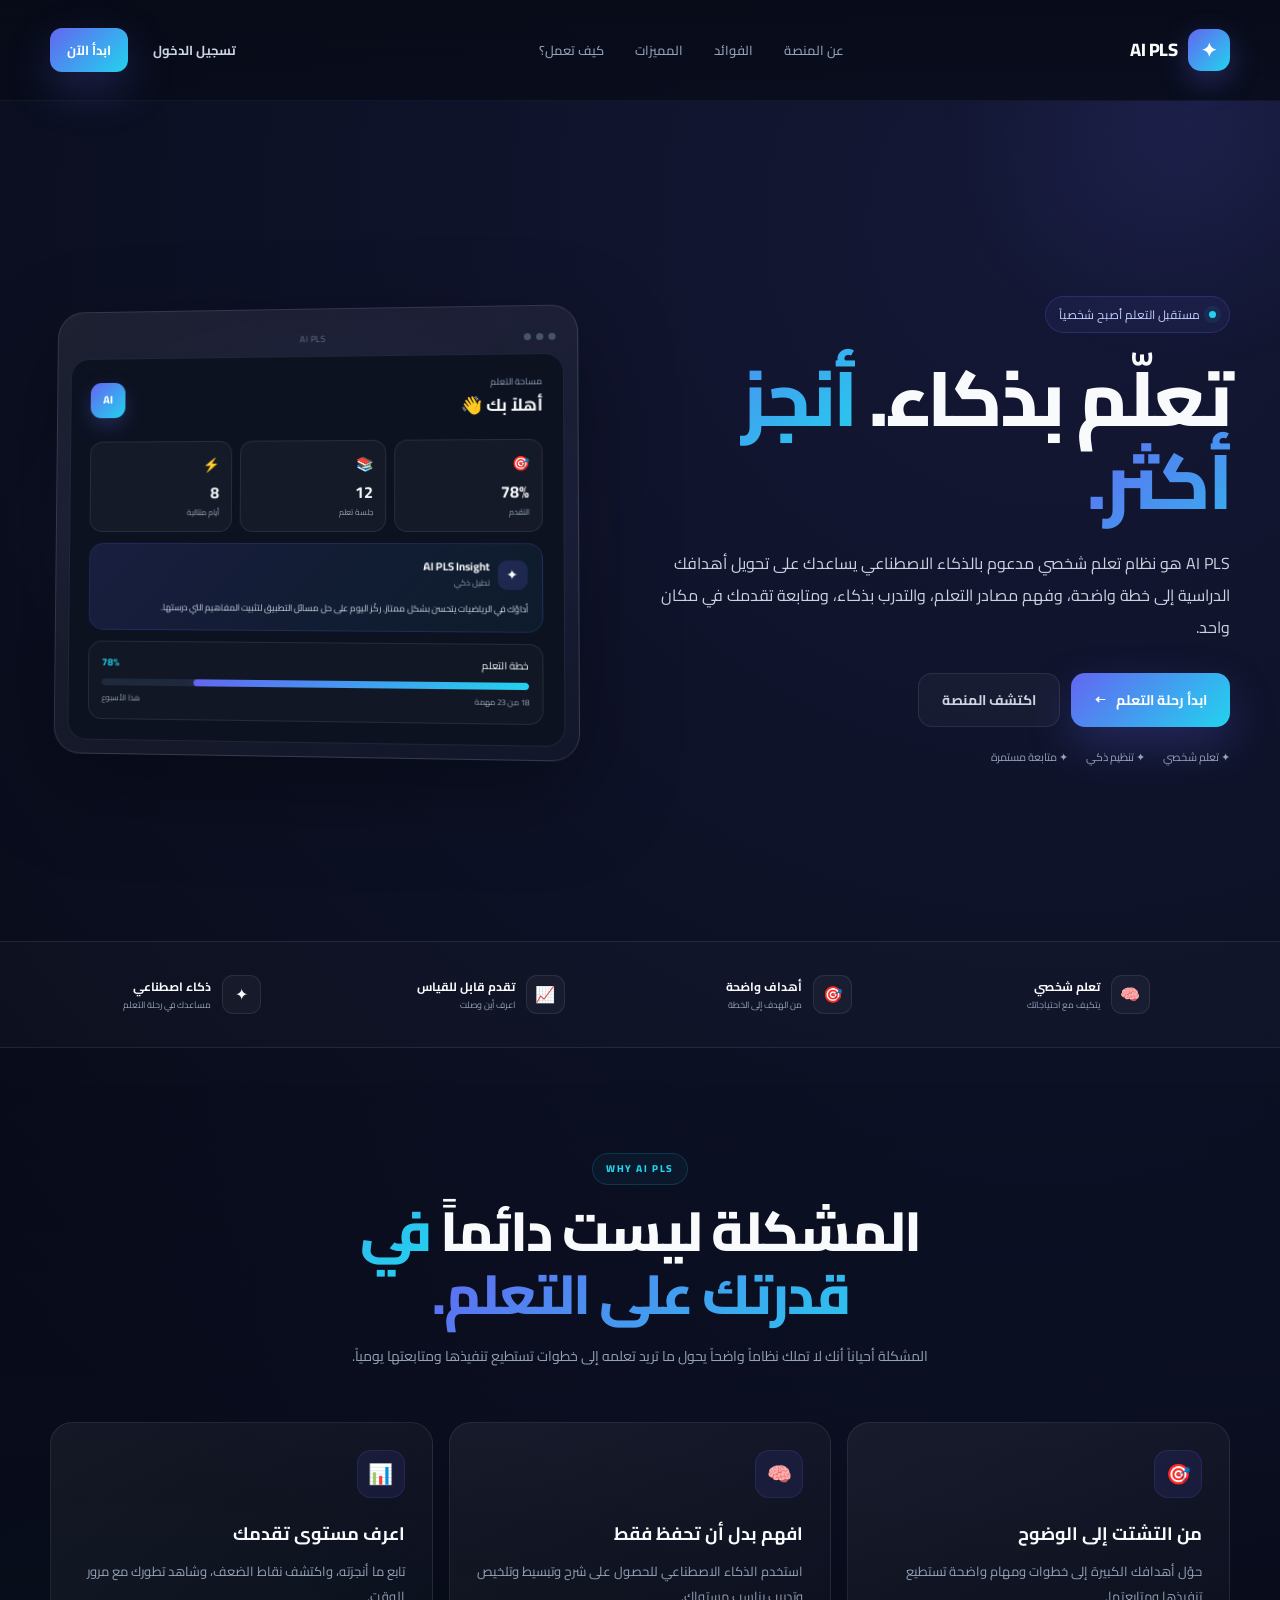
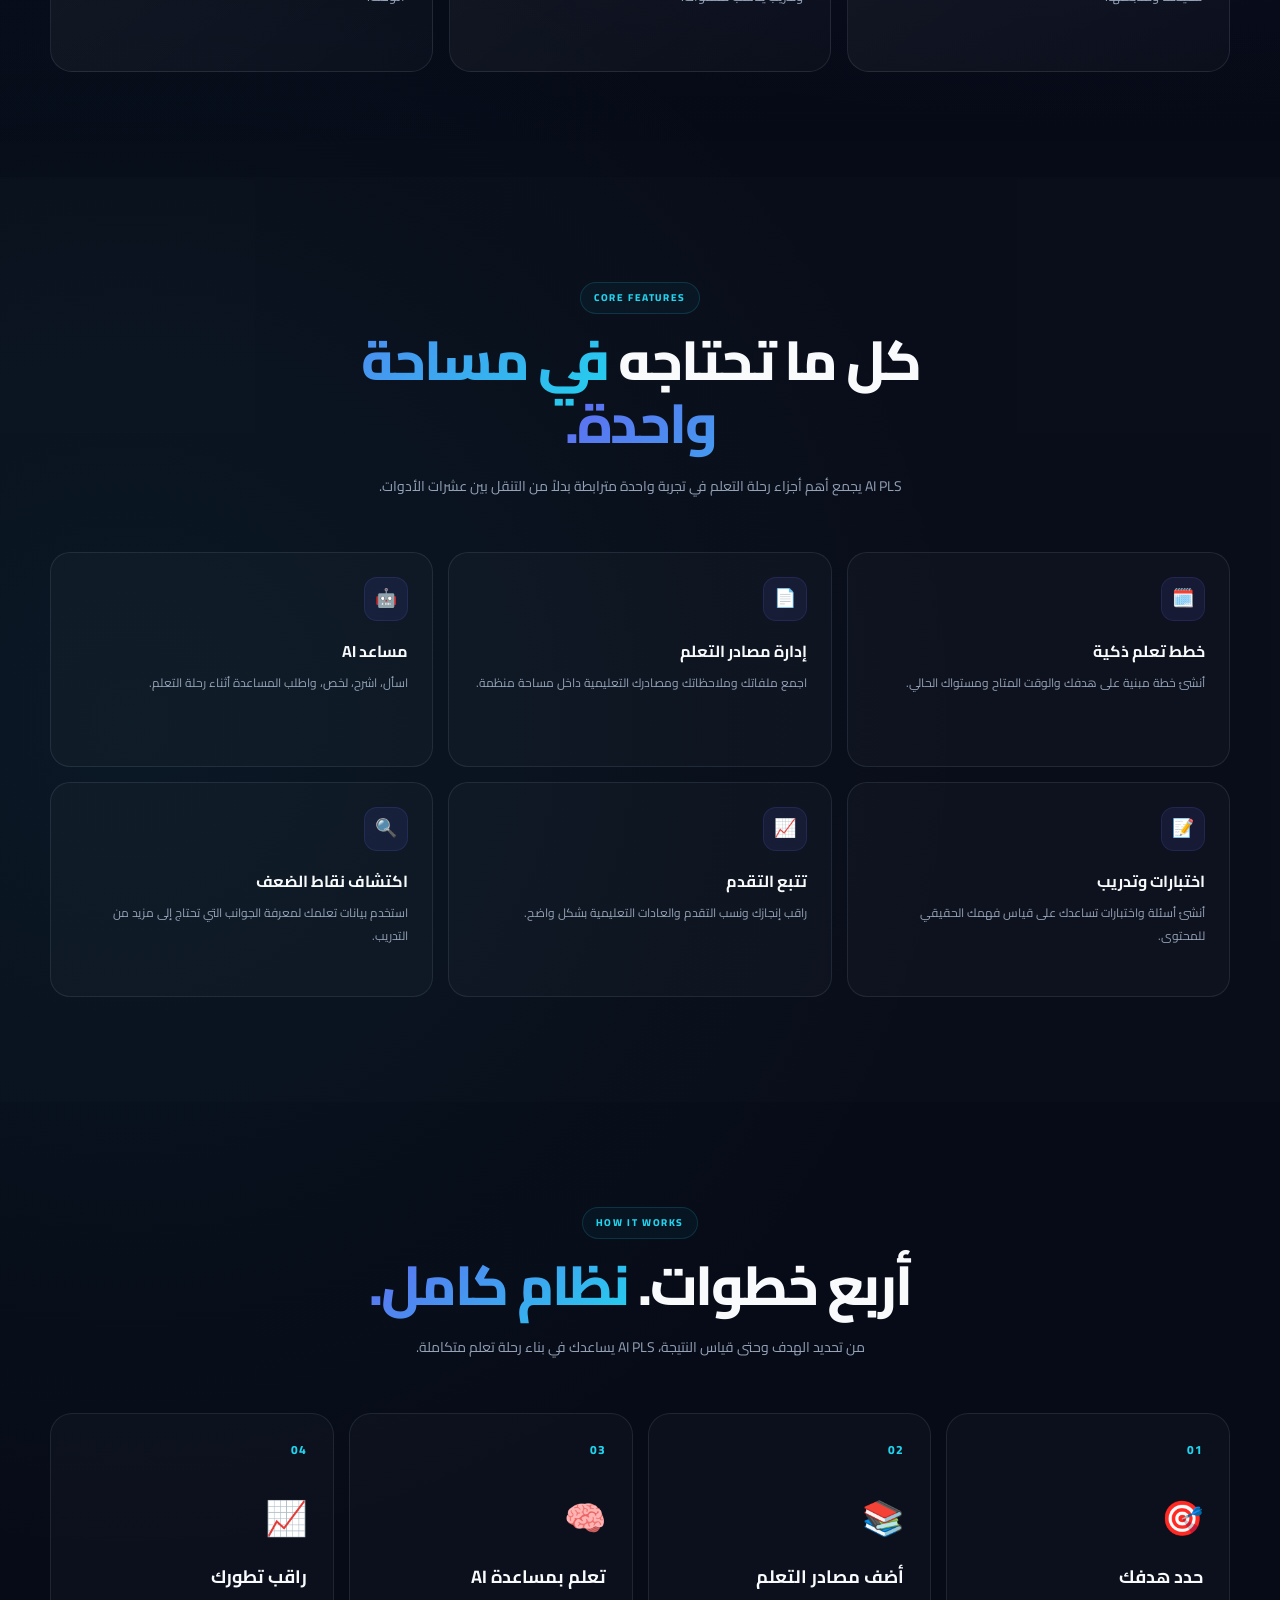
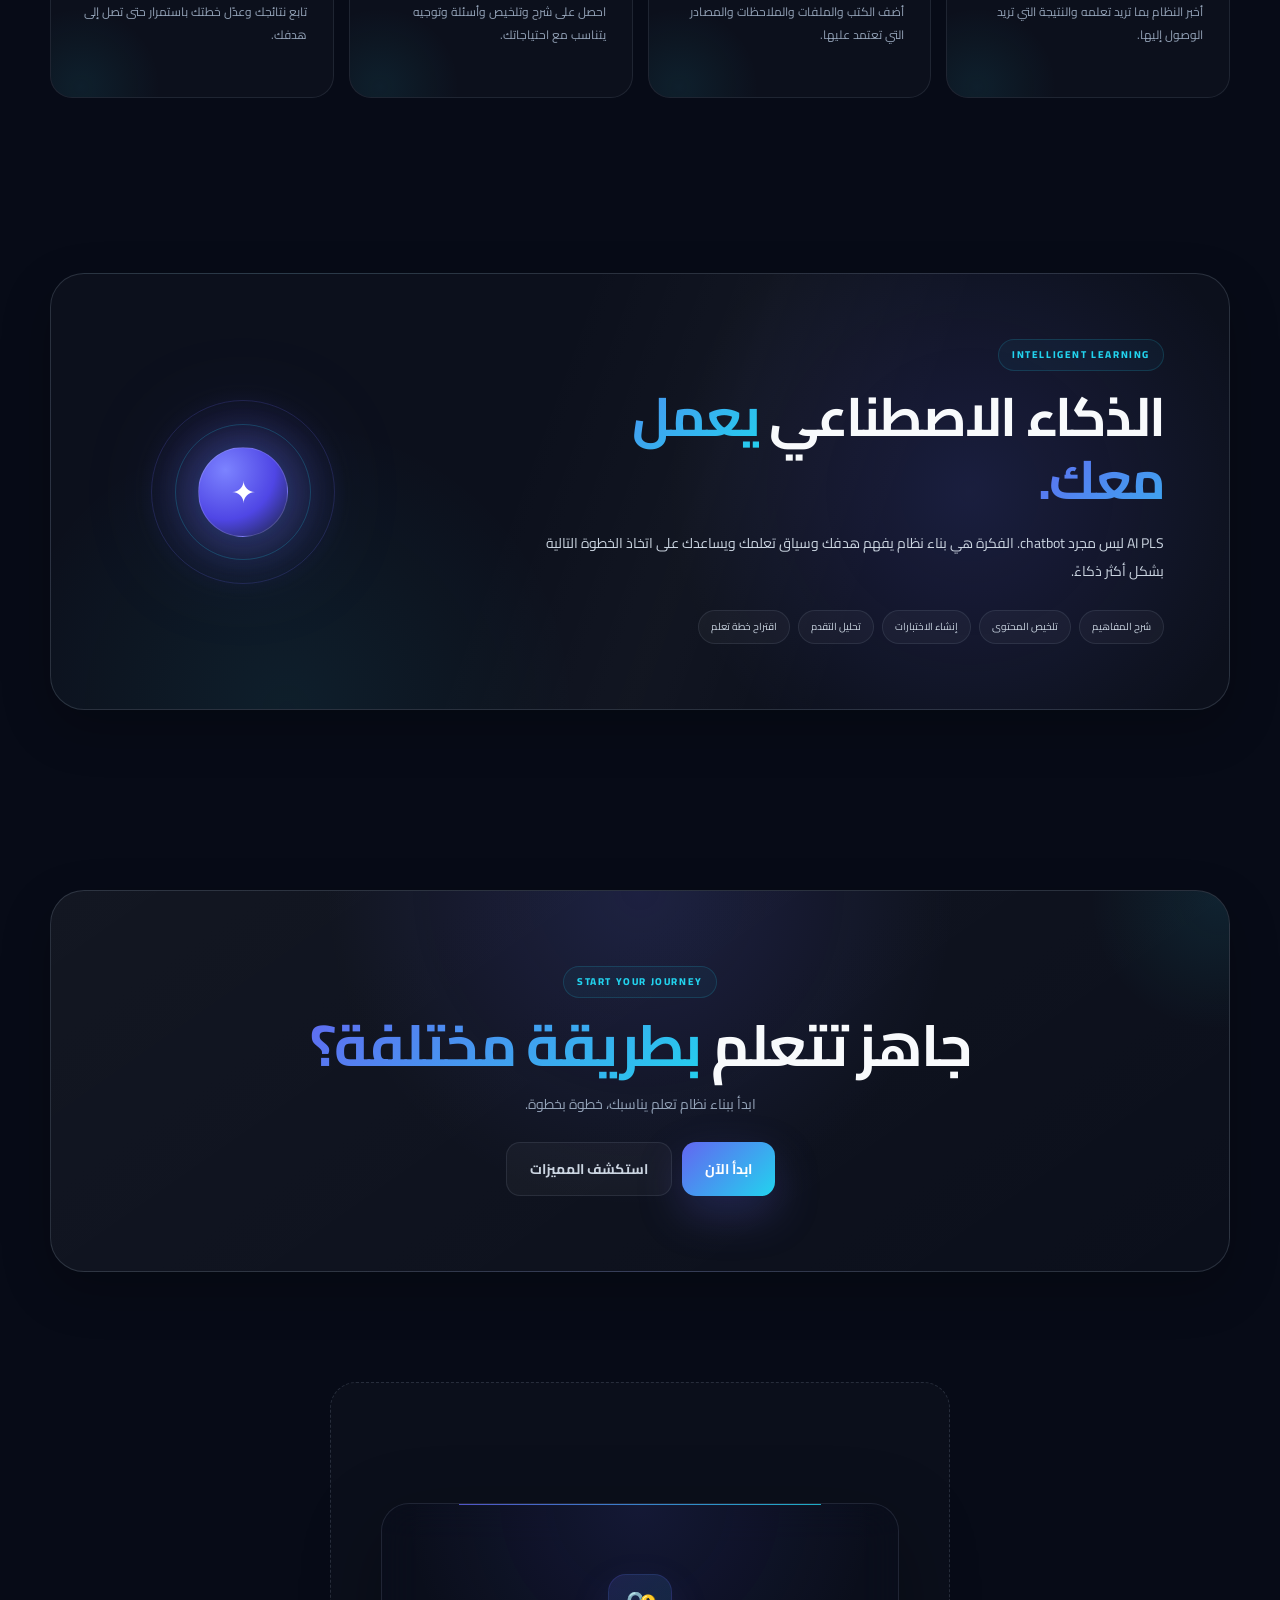
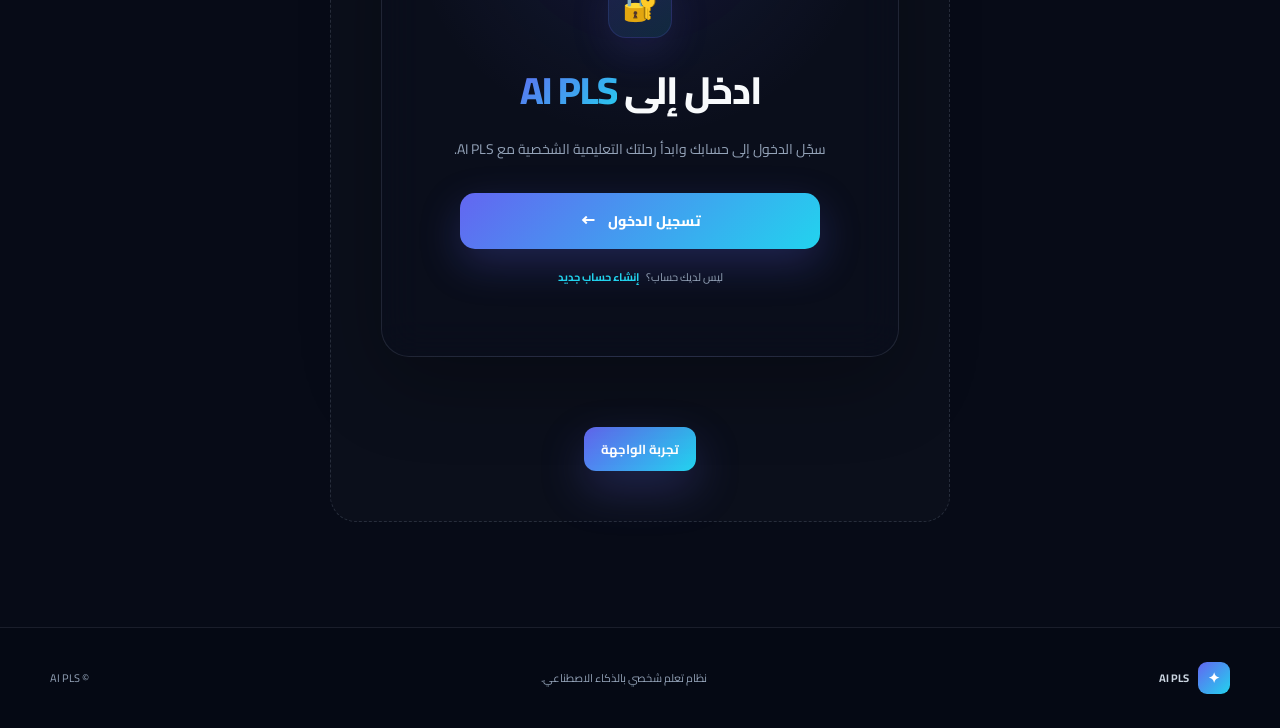
<file: index.html>
<!DOCTYPE html>
<html lang="ar" dir="rtl">

<head>

  <!-- =====================================================
       AI PLS — FOUNDATION
       Personal Learning System
  ====================================================== -->

  <meta charset="UTF-8">

  <meta
    name="viewport"
    content="width=device-width, initial-scale=1.0"
  >

  <meta
    name="description"
    content="AI PLS — نظام تعلم شخصي مدعوم بالذكاء الاصطناعي يساعدك على التخطيط، الفهم، التدريب، وقياس تقدمك."
  >

  <meta
    name="theme-color"
    content="#070b17"
  >

  <meta
    name="author"
    content="AI PLS"
  >

  <title>AI PLS — Personal Learning System</title>


  <!-- =====================================================
       FONTS
  ====================================================== -->

  <link rel="preconnect" href="https://fonts.googleapis.com">

  <link
    rel="preconnect"
    href="https://fonts.gstatic.com"
    crossorigin
  >

  <link
    href="https://fonts.googleapis.com/css2?family=Cairo:wght@400;500;600;700;800&family=IBM+Plex+Sans+Arabic:wght@400;500;600;700&display=swap"
    rel="stylesheet"
  >


  <!-- =====================================================
       GLOBAL STYLES
  ====================================================== -->

  <link
    rel="stylesheet"
    href="css/global.css"
  >

</head>


<body>


  <!-- =====================================================
       APPLICATION ROOT
  ====================================================== -->

  <div id="app">


    <!-- ===================================================
         HEADER / NAVIGATION
    ==================================================== -->

    <header
      class="site-header"
      id="site-header"
    >

      <div class="container header-inner">


        <!-- BRAND -->

        <a
          href="#top"
          class="brand"
          aria-label="AI PLS — الصفحة الرئيسية"
        >

          <span
            class="brand-mark"
            aria-hidden="true"
          >
            ✦
          </span>

          <span class="brand-name">
            AI PLS
          </span>

        </a>


        <!-- DESKTOP NAVIGATION -->

        <nav
          class="main-nav"
          aria-label="التنقل الرئيسي"
        >

          <a
            href="#about"
            class="nav-link"
          >
            عن المنصة
          </a>

          <a
            href="#benefits"
            class="nav-link"
          >
            الفوائد
          </a>

          <a
            href="#features"
            class="nav-link"
          >
            المميزات
          </a>

          <a
            href="#how-it-works"
            class="nav-link"
          >
            كيف تعمل؟
          </a>

        </nav>


        <!-- HEADER ACTIONS -->

        <div class="header-actions">

          <a
            href="#login"
            class="btn btn-ghost"
          >
            تسجيل الدخول
          </a>

          <a
            href="#start"
            class="btn btn-primary"
          >
            ابدأ الآن
          </a>

        </div>


        <!-- MOBILE MENU BUTTON -->

        <button
          type="button"
          class="menu-toggle"
          id="menu-toggle"
          aria-label="فتح القائمة"
          aria-expanded="false"
          aria-controls="mobile-menu"
        >

          <span></span>
          <span></span>
          <span></span>

        </button>

      </div>


      <!-- MOBILE NAVIGATION -->

      <div
        class="mobile-menu"
        id="mobile-menu"
        aria-hidden="true"
      >

        <nav aria-label="قائمة الهاتف">

          <a href="#about">
            عن المنصة
          </a>

          <a href="#benefits">
            الفوائد
          </a>

          <a href="#features">
            المميزات
          </a>

          <a href="#how-it-works">
            كيف تعمل؟
          </a>

          <a href="#login">
            تسجيل الدخول
          </a>

          <a
            href="#start"
            class="mobile-menu-cta"
          >
            ابدأ الآن
          </a>

        </nav>

      </div>

    </header>



    <!-- ===================================================
         MAIN CONTENT
    ==================================================== -->

    <main id="top">


      <!-- =================================================
           HERO
      ================================================== -->

      <section
        class="hero"
        id="about"
        aria-labelledby="hero-title"
      >

        <div class="container hero-grid">


          <!-- HERO CONTENT -->

          <div class="hero-content">


            <div class="hero-badge">

              <span
                class="hero-badge-dot"
                aria-hidden="true"
              ></span>

              <span>
                مستقبل التعلم أصبح شخصياً
              </span>

            </div>


            <h1 id="hero-title">

              تعلّم بذكاء.

              <span class="gradient-text">
                أنجز أكثر.
              </span>

            </h1>


            <p class="hero-description">

              AI PLS هو نظام تعلم شخصي مدعوم بالذكاء الاصطناعي
              يساعدك على تحويل أهدافك الدراسية إلى خطة واضحة،
              وفهم مصادر التعلم، والتدرب بذكاء، ومتابعة تقدمك
              في مكان واحد.

            </p>


            <!-- HERO ACTIONS -->

            <div class="hero-actions">

              <a
                href="#start"
                class="btn btn-primary btn-large"
              >

                ابدأ رحلة التعلم

                <span aria-hidden="true">
                  ←
                </span>

              </a>


              <a
                href="#features"
                class="btn btn-secondary btn-large"
              >

                اكتشف المنصة

              </a>

            </div>


            <div class="hero-meta">

              <span>
                ✦ تعلم شخصي
              </span>

              <span>
                ✦ تنظيم ذكي
              </span>

              <span>
                ✦ متابعة مستمرة
              </span>

            </div>

          </div>



          <!-- HERO PRODUCT PREVIEW -->

          <div
            class="hero-visual"
            aria-label="معاينة واجهة AI PLS"
          >

            <div class="hero-glow"></div>


            <div class="product-window">


              <!-- WINDOW BAR -->

              <div class="window-bar">

                <div class="window-dots">

                  <span></span>
                  <span></span>
                  <span></span>

                </div>

                <span class="window-title">
                  AI PLS
                </span>

              </div>


              <!-- MOCK DASHBOARD -->

              <div class="preview-dashboard">


                <!-- DASHBOARD HEADER -->

                <div class="preview-header">

                  <div>

                    <span class="preview-kicker">
                      مساحة التعلم
                    </span>

                    <h2>
                      أهلاً بك 👋
                    </h2>

                  </div>

                  <div class="preview-avatar">
                    AI
                  </div>

                </div>


                <!-- STATS -->

                <div class="preview-stats">


                  <div class="preview-stat">

                    <span class="preview-stat-icon">
                      🎯
                    </span>

                    <strong>
                      78%
                    </strong>

                    <small>
                      التقدم
                    </small>

                  </div>


                  <div class="preview-stat">

                    <span class="preview-stat-icon">
                      📚
                    </span>

                    <strong>
                      12
                    </strong>

                    <small>
                      جلسة تعلم
                    </small>

                  </div>


                  <div class="preview-stat">

                    <span class="preview-stat-icon">
                      ⚡
                    </span>

                    <strong>
                      8
                    </strong>

                    <small>
                      أيام متتالية
                    </small>

                  </div>


                </div>


                <!-- AI INSIGHT -->

                <div class="preview-ai-card">

                  <div class="preview-ai-header">

                    <span class="preview-ai-icon">
                      ✦
                    </span>

                    <div>

                      <strong>
                        AI PLS Insight
                      </strong>

                      <small>
                        تحليل ذكي
                      </small>

                    </div>

                  </div>


                  <p>

                    أداؤك في الرياضيات يتحسن بشكل ممتاز.
                    ركّز اليوم على حل مسائل التطبيق لتثبيت
                    المفاهيم التي درستها.

                  </p>

                </div>


                <!-- PROGRESS -->

                <div class="preview-progress">

                  <div class="preview-progress-header">

                    <span>
                      خطة التعلم
                    </span>

                    <strong>
                      78%
                    </strong>

                  </div>


                  <div class="progress-track">

                    <span
                      class="progress-value"
                      style="width: 78%;"
                    ></span>

                  </div>


                  <div class="preview-progress-footer">

                    <span>
                      18 من 23 مهمة
                    </span>

                    <span>
                      هذا الأسبوع
                    </span>

                  </div>

                </div>


              </div>

            </div>

          </div>

        </div>

      </section>



      <!-- =================================================
           TRUST / VALUE STRIP
      ================================================== -->

      <section
        class="value-strip"
        aria-label="قيم المنصة"
      >

        <div class="container value-grid">


          <div class="value-item">

            <span class="value-icon">
              🧠
            </span>

            <div>

              <strong>
                تعلم شخصي
              </strong>

              <small>
                يتكيف مع احتياجاتك
              </small>

            </div>

          </div>


          <div class="value-item">

            <span class="value-icon">
              🎯
            </span>

            <div>

              <strong>
                أهداف واضحة
              </strong>

              <small>
                من الهدف إلى الخطة
              </small>

            </div>

          </div>


          <div class="value-item">

            <span class="value-icon">
              📈
            </span>

            <div>

              <strong>
                تقدم قابل للقياس
              </strong>

              <small>
                اعرف أين وصلت
              </small>

            </div>

          </div>


          <div class="value-item">

            <span class="value-icon">
              ✦
            </span>

            <div>

              <strong>
                ذكاء اصطناعي
              </strong>

              <small>
                مساعدك في رحلة التعلم
              </small>

            </div>

          </div>


        </div>

      </section>



      <!-- =================================================
           BENEFITS
      ================================================== -->

      <section
        class="section benefits-section"
        id="benefits"
        aria-labelledby="benefits-title"
      >

        <div class="container">


          <div class="section-heading">

            <span class="section-label">
              WHY AI PLS
            </span>

            <h2 id="benefits-title">

              المشكلة ليست دائماً
              <span class="gradient-text">
                في قدرتك على التعلم.
              </span>

            </h2>

            <p>

              المشكلة أحياناً أنك لا تملك نظاماً واضحاً
              يحول ما تريد تعلمه إلى خطوات تستطيع تنفيذها
              ومتابعتها يومياً.

            </p>

          </div>


          <div class="benefits-grid">


            <article class="benefit-card">

              <div class="benefit-icon">
                🎯
              </div>

              <h3>
                من التشتت إلى الوضوح
              </h3>

              <p>
                حوّل أهدافك الكبيرة إلى خطوات ومهام
                واضحة تستطيع تنفيذها ومتابعتها.
              </p>

            </article>


            <article class="benefit-card">

              <div class="benefit-icon">
                🧠
              </div>

              <h3>
                افهم بدل أن تحفظ فقط
              </h3>

              <p>
                استخدم الذكاء الاصطناعي للحصول على شرح
                وتبسيط وتلخيص وتدريب يناسب مستواك.
              </p>

            </article>


            <article class="benefit-card">

              <div class="benefit-icon">
                📊
              </div>

              <h3>
                اعرف مستوى تقدمك
              </h3>

              <p>
                تابع ما أنجزته، واكتشف نقاط الضعف،
                وشاهد تطورك مع مرور الوقت.
              </p>

            </article>


          </div>

        </div>

      </section>



      <!-- =================================================
           FEATURES
      ================================================== -->

      <section
        class="section features-section"
        id="features"
        aria-labelledby="features-title"
      >

        <div class="container">


          <div class="section-heading">

            <span class="section-label">
              CORE FEATURES
            </span>

            <h2 id="features-title">

              كل ما تحتاجه
              <span class="gradient-text">
                في مساحة واحدة.
              </span>

            </h2>

            <p>

              AI PLS يجمع أهم أجزاء رحلة التعلم
              في تجربة واحدة مترابطة بدلاً من التنقل
              بين عشرات الأدوات.

            </p>

          </div>


          <div class="features-grid">


            <article class="feature-card">

              <div class="feature-icon">
                🗓️
              </div>

              <h3>
                خطط تعلم ذكية
              </h3>

              <p>
                أنشئ خطة مبنية على هدفك والوقت المتاح
                ومستواك الحالي.
              </p>

            </article>


            <article class="feature-card">

              <div class="feature-icon">
                📄
              </div>

              <h3>
                إدارة مصادر التعلم
              </h3>

              <p>
                اجمع ملفاتك وملاحظاتك ومصادرك التعليمية
                داخل مساحة منظمة.
              </p>

            </article>


            <article class="feature-card">

              <div class="feature-icon">
                🤖
              </div>

              <h3>
                مساعد AI
              </h3>

              <p>
                اسأل، اشرح، لخص، واطلب المساعدة
                أثناء رحلة التعلم.
              </p>

            </article>


            <article class="feature-card">

              <div class="feature-icon">
                📝
              </div>

              <h3>
                اختبارات وتدريب
              </h3>

              <p>
                أنشئ أسئلة واختبارات تساعدك على قياس
                فهمك الحقيقي للمحتوى.
              </p>

            </article>


            <article class="feature-card">

              <div class="feature-icon">
                📈
              </div>

              <h3>
                تتبع التقدم
              </h3>

              <p>
                راقب إنجازك ونسب التقدم والعادات
                التعليمية بشكل واضح.
              </p>

            </article>


            <article class="feature-card">

              <div class="feature-icon">
                🔍
              </div>

              <h3>
                اكتشاف نقاط الضعف
              </h3>

              <p>
                استخدم بيانات تعلمك لمعرفة الجوانب
                التي تحتاج إلى مزيد من التدريب.
              </p>

            </article>


          </div>

        </div>

      </section>



      <!-- =================================================
           HOW IT WORKS
      ================================================== -->

      <section
        class="section how-section"
        id="how-it-works"
        aria-labelledby="how-title"
      >

        <div class="container">


          <div class="section-heading">

            <span class="section-label">
              HOW IT WORKS
            </span>

            <h2 id="how-title">

              أربع خطوات.
              <span class="gradient-text">
                نظام كامل.
              </span>

            </h2>

            <p>

              من تحديد الهدف وحتى قياس النتيجة،
              AI PLS يساعدك في بناء رحلة تعلم متكاملة.

            </p>

          </div>


          <div class="steps-grid">


            <article class="step-card">

              <span class="step-number">
                01
              </span>

              <span class="step-icon">
                🎯
              </span>

              <h3>
                حدد هدفك
              </h3>

              <p>
                أخبر النظام بما تريد تعلمه والنتيجة
                التي تريد الوصول إليها.
              </p>

            </article>


            <article class="step-card">

              <span class="step-number">
                02
              </span>

              <span class="step-icon">
                📚
              </span>

              <h3>
                أضف مصادر التعلم
              </h3>

              <p>
                أضف الكتب والملفات والملاحظات والمصادر
                التي تعتمد عليها.
              </p>

            </article>


            <article class="step-card">

              <span class="step-number">
                03
              </span>

              <span class="step-icon">
                🧠
              </span>

              <h3>
                تعلم بمساعدة AI
              </h3>

              <p>
                احصل على شرح وتلخيص وأسئلة وتوجيه
                يتناسب مع احتياجاتك.
              </p>

            </article>


            <article class="step-card">

              <span class="step-number">
                04
              </span>

              <span class="step-icon">
                📈
              </span>

              <h3>
                راقب تطورك
              </h3>

              <p>
                تابع نتائجك وعدّل خطتك باستمرار
                حتى تصل إلى هدفك.
              </p>

            </article>


          </div>

        </div>

      </section>



      <!-- =================================================
           AI SECTION
      ================================================== -->

      <section
        class="section ai-section-wrapper"
        id="ai"
        aria-labelledby="ai-title"
      >

        <div class="container">

          <div class="ai-section">


            <div class="ai-section-content">

              <span class="section-label">
                INTELLIGENT LEARNING
              </span>

              <h2 id="ai-title">

                الذكاء الاصطناعي
                <span class="gradient-text">
                  يعمل معك.
                </span>

              </h2>

              <p>

                AI PLS ليس مجرد chatbot.
                الفكرة هي بناء نظام يفهم هدفك وسياق تعلمك
                ويساعدك على اتخاذ الخطوة التالية بشكل أكثر ذكاءً.

              </p>


              <div class="ai-pills">

                <span class="pill">
                  شرح المفاهيم
                </span>

                <span class="pill">
                  تلخيص المحتوى
                </span>

                <span class="pill">
                  إنشاء الاختبارات
                </span>

                <span class="pill">
                  تحليل التقدم
                </span>

                <span class="pill">
                  اقتراح خطة تعلم
                </span>

              </div>

            </div>


            <div
              class="ai-orb"
              aria-hidden="true"
            >

              <div class="ai-orb-inner">
                ✦
              </div>

            </div>


          </div>

        </div>

      </section>



      <!-- =================================================
           CALL TO ACTION
      ================================================== -->

      <section
        class="cta-section"
        id="start"
        aria-labelledby="cta-title"
      >

        <div class="container">

          <div class="cta-card">


            <span class="section-label">
              START YOUR JOURNEY
            </span>


            <h2 id="cta-title">

              جاهز تتعلم
              <span class="gradient-text">
                بطريقة مختلفة؟
              </span>

            </h2>


            <p>

              ابدأ ببناء نظام تعلم يناسبك،
              خطوة بخطوة.

            </p>


            <div class="cta-actions">

              <a
                href="#login"
                class="btn btn-primary btn-large"
              >
                ابدأ الآن
              </a>

              <a
                href="#features"
                class="btn btn-secondary btn-large"
              >
                استكشف المميزات
              </a>

            </div>

          </div>

        </div>

      </section>



      <!-- =================================================
           LOGIN PLACEHOLDER
           سيتم تطويره في المرحلة التالية
      ================================================== -->

      <section
        class="login-section"
        id="login"
        aria-labelledby="login-title"
      >

        <div class="container">

          <div class="login-placeholder">

    

            <!-- =====================================================
     AI PLS LOGIN ACCESS
====================================================== -->

<section class="login-access">

  <div class="login-access-icon">
    🔐
  </div>

  <h2>
    ادخل إلى <span>AI PLS</span>
  </h2>

  <p>
    سجّل الدخول إلى حسابك وابدأ رحلتك التعليمية الشخصية
    مع AI PLS.
  </p>

  <a
    href="login.html"
    class="login-access-button"
  >
    <span>تسجيل الدخول</span>
    <span class="login-access-arrow">←</span>
  </a>

  <div class="login-access-signup">
    ليس لديك حساب؟
    <a href="signup.html">
      إنشاء حساب جديد
    </a>
  </div>

</section>

            <button
              type="button"
              class="btn btn-primary"
              id="login-demo-button"
            >
              تجربة الواجهة
            </button>

          </div>

        </div>

      </section>


    </main>



    <!-- ===================================================
         FOOTER
    ==================================================== -->

    <footer class="site-footer">

      <div class="container footer-inner">


        <div class="footer-brand">

          <span class="brand-mark">
            ✦
          </span>

          <span>
            AI PLS
          </span>

        </div>


        <p>
          نظام تعلم شخصي بالذكاء الاصطناعي.
        </p>


        <span>
          © <span id="current-year"></span> AI PLS
        </span>

      </div>

    </footer>


  </div>



  <!-- =====================================================
       JAVASCRIPT
  ====================================================== -->

  <script
    src="js/main.js"
    defer
  ></script>


</body>

  </html>
</file>
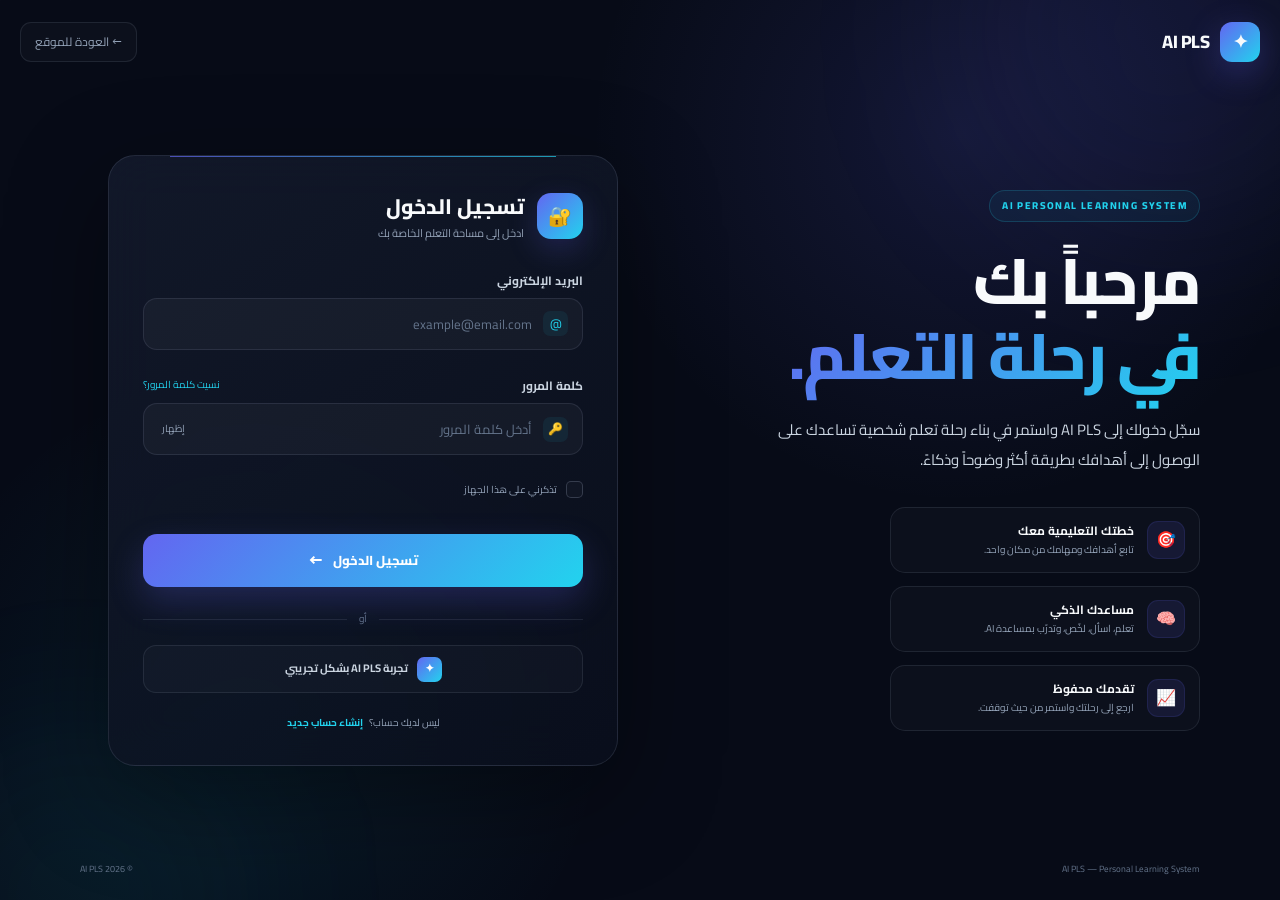
<file: dashboard.html>
<!DOCTYPE html>
<html lang="ar" dir="rtl">

<head>

  <meta charset="UTF-8">

  <meta
    name="viewport"
    content="width=device-width, initial-scale=1.0"
  >

  <meta
    name="theme-color"
    content="#070b17"
  >

  <meta
    name="description"
    content="AI PLS — لوحة التعلم الشخصية"
  >

  <title>AI PLS — لوحة التعلم</title>


  <!-- Fonts -->

  <link rel="preconnect" href="https://fonts.googleapis.com">

  <link
    rel="preconnect"
    href="https://fonts.gstatic.com"
    crossorigin
  >

  <link
    href="https://fonts.googleapis.com/css2?family=Cairo:wght@400;500;600;700;800&family=IBM+Plex+Sans+Arabic:wght@400;500;600;700&display=swap"
    rel="stylesheet"
  >


  <!-- Existing Global Design -->

  <link
    rel="stylesheet"
    href="css/global.css"
  >


  <style>

    /* =====================================================
       AI PLS — DASHBOARD
    ===================================================== */

    :root {
      --dashboard-bg: #070b17;
      --dashboard-card: rgba(15, 23, 42, 0.72);
      --dashboard-border: rgba(255, 255, 255, 0.08);
      --dashboard-text: #f8fafc;
      --dashboard-muted: #94a3b8;
      --dashboard-primary: #7c3aed;
      --dashboard-secondary: #06b6d4;
      --dashboard-success: #22c55e;
    }


    * {
      box-sizing: border-box;
    }


    body {
      margin: 0;
      min-height: 100vh;
      background:
        radial-gradient(
          circle at 10% 10%,
          rgba(124, 58, 237, 0.16),
          transparent 30%
        ),
        radial-gradient(
          circle at 90% 20%,
          rgba(6, 182, 212, 0.12),
          transparent 28%
        ),
        var(--dashboard-bg);

      color: var(--dashboard-text);

      font-family:
        "Cairo",
        "IBM Plex Sans Arabic",
        sans-serif;
    }


    a {
      text-decoration: none;
      color: inherit;
    }


    button {
      font-family: inherit;
    }


    /* =====================================================
       APP SHELL
    ===================================================== */

    .dashboard-shell {
      width: min(1440px, calc(100% - 32px));
      margin: auto;
      min-height: 100vh;
      padding: 24px 0 40px;
    }


    /* =====================================================
       TOPBAR
    ===================================================== */

    .dashboard-topbar {
      display: flex;
      align-items: center;
      justify-content: space-between;

      gap: 20px;

      margin-bottom: 28px;
    }


    .dashboard-brand {
      display: flex;
      align-items: center;
      gap: 12px;

      font-size: 22px;
      font-weight: 800;
    }


    .dashboard-brand-mark {
      width: 42px;
      height: 42px;

      display: grid;
      place-items: center;

      border-radius: 14px;

      background:
        linear-gradient(
          135deg,
          #7c3aed,
          #06b6d4
        );

      box-shadow:
        0 10px 30px
        rgba(124, 58, 237, 0.25);

      font-size: 14px;
      font-weight: 800;
    }


    .dashboard-user {
      display: flex;
      align-items: center;
      gap: 12px;
    }


    .user-avatar {
      width: 42px;
      height: 42px;

      border-radius: 50%;

      display: grid;
      place-items: center;

      background:
        linear-gradient(
          135deg,
          #7c3aed,
          #06b6d4
        );

      font-weight: 800;
    }


    .user-info {
      display: flex;
      flex-direction: column;
      line-height: 1.4;
    }


    .user-name {
      font-size: 14px;
      font-weight: 700;
    }


    .user-label {
      font-size: 11px;
      color: var(--dashboard-muted);
    }


    /* =====================================================
       WELCOME
    ===================================================== */

    .welcome-section {
      margin-bottom: 28px;
    }


    .welcome-eyebrow {
      color: #a78bfa;
      font-size: 13px;
      font-weight: 700;
      margin-bottom: 6px;
    }


    .welcome-section h1 {
      margin: 0;

      font-size:
        clamp(28px, 5vw, 46px);

      line-height: 1.25;
    }


    .gradient-text {
      background:
        linear-gradient(
          90deg,
          #a78bfa,
          #22d3ee
        );

      -webkit-background-clip: text;
      background-clip: text;

      color: transparent;
    }


    .welcome-section p {
      margin: 10px 0 0;

      max-width: 650px;

      color: var(--dashboard-muted);

      line-height: 1.8;
      font-size: 14px;
    }


    /* =====================================================
       QUICK ACTIONS
    ===================================================== */

    .quick-actions {
      display: grid;

      grid-template-columns:
        repeat(4, minmax(0, 1fr));

      gap: 14px;

      margin-bottom: 28px;
    }


    .quick-action {
      border: 1px solid var(--dashboard-border);

      background:
        linear-gradient(
          145deg,
          rgba(255,255,255,0.06),
          rgba(255,255,255,0.025)
        );

      border-radius: 20px;

      padding: 18px;

      cursor: pointer;

      transition:
        transform 0.25s ease,
        border-color 0.25s ease,
        background 0.25s ease;
    }


    .quick-action:hover {
      transform: translateY(-4px);

      border-color:
        rgba(167, 139, 250, 0.35);

      background:
        rgba(255,255,255,0.08);
    }


    .quick-icon {
      font-size: 23px;
      margin-bottom: 10px;
    }


    .quick-action strong {
      display: block;
      font-size: 14px;
      margin-bottom: 4px;
    }


    .quick-action span {
      color: var(--dashboard-muted);
      font-size: 11px;
    }


    /* =====================================================
       MAIN GRID
    ===================================================== */

    .dashboard-grid {
      display: grid;

      grid-template-columns:
        1.35fr 0.65fr;

      gap: 20px;

      align-items: start;
    }


    .dashboard-column {
      display: grid;
      gap: 20px;
    }


    /* =====================================================
       CARDS
    ===================================================== */

    .dashboard-card {
      border: 1px solid var(--dashboard-border);

      background:
        linear-gradient(
          145deg,
          rgba(15, 23, 42, 0.82),
          rgba(15, 23, 42, 0.58)
        );

      border-radius: 24px;

      padding: 22px;

      backdrop-filter: blur(18px);

      box-shadow:
        0 20px 60px
        rgba(0,0,0,0.18);
    }


    .card-header {
      display: flex;
      align-items: center;
      justify-content: space-between;

      margin-bottom: 20px;
    }


    .card-title {
      margin: 0;

      font-size: 17px;
      font-weight: 800;
    }


    .card-link {
      color: #a78bfa;
      font-size: 12px;
      font-weight: 700;
    }


    /* =====================================================
       PROGRESS
    ===================================================== */

    .progress-overview {
      display: flex;
      align-items: center;
      gap: 22px;
    }


    .progress-circle {
      width: 110px;
      height: 110px;

      flex: 0 0 auto;

      border-radius: 50%;

      display: grid;
      place-items: center;

      background:
        conic-gradient(
          #8b5cf6 68%,
          rgba(255,255,255,0.08) 68%
        );

      position: relative;
    }


    .progress-circle::after {
      content: "";

      position: absolute;

      width: 82px;
      height: 82px;

      border-radius: 50%;

      background: #0b1222;
    }


    .progress-value {
      position: relative;
      z-index: 1;

      font-size: 22px;
      font-weight: 800;
    }


    .progress-details {
      flex: 1;
    }


    .progress-details h3 {
      margin: 0 0 6px;

      font-size: 18px;
    }


    .progress-details p {
      margin: 0;

      color: var(--dashboard-muted);

      font-size: 12px;
      line-height: 1.8;
    }


    .mini-progress {
      height: 8px;

      margin-top: 14px;

      border-radius: 20px;

      background:
        rgba(255,255,255,0.07);

      overflow: hidden;
    }


    .mini-progress span {
      display: block;

      height: 100%;

      width: 68%;

      border-radius: inherit;

      background:
        linear-gradient(
          90deg,
          #7c3aed,
          #06b6d4
        );
    }


    /* =====================================================
       TODAY TASKS
    ===================================================== */

    .task-list {
      display: grid;
      gap: 12px;
    }


    .task-item {
      display: flex;
      align-items: center;
      gap: 13px;

      padding: 14px;

      border-radius: 16px;

      background:
        rgba(255,255,255,0.035);

      border: 1px solid
        rgba(255,255,255,0.05);
    }


    .task-check {
      width: 22px;
      height: 22px;

      flex: 0 0 auto;

      border-radius: 7px;

      border: 1px solid
        rgba(255,255,255,0.18);

      display: grid;
      place-items: center;

      font-size: 12px;
    }


    .task-check.completed {
      background: #22c55e;
      border-color: #22c55e;
    }


    .task-content {
      flex: 1;
    }


    .task-content strong {
      display: block;
      font-size: 13px;
    }


    .task-content span {
      color: var(--dashboard-muted);
      font-size: 11px;
    }


    /* =====================================================
       AI CARD
    ===================================================== */

    .ai-card {
      position: relative;
      overflow: hidden;

      background:
        linear-gradient(
          135deg,
          rgba(124,58,237,0.22),
          rgba(6,182,212,0.10)
        );
    }


    .ai-glow {
      position: absolute;

      width: 180px;
      height: 180px;

      border-radius: 50%;

      background:
        rgba(124,58,237,0.20);

      filter: blur(50px);

      top: -80px;
      left: -50px;
    }


    .ai-content {
      position: relative;
      z-index: 1;
    }


    .ai-badge {
      display: inline-flex;

      padding: 6px 10px;

      border-radius: 999px;

      background:
        rgba(255,255,255,0.08);

      color: #c4b5fd;

      font-size: 10px;
      font-weight: 700;

      margin-bottom: 12px;
    }


    .ai-card h2 {
      margin: 0 0 8px;

      font-size: 22px;
    }


    .ai-card p {
      margin: 0 0 18px;

      color: #cbd5e1;

      font-size: 12px;
      line-height: 1.8;
    }


    .ai-button {
      border: 0;

      padding: 11px 18px;

      border-radius: 12px;

      background:
        linear-gradient(
          135deg,
          #7c3aed,
          #06b6d4
        );

      color: white;

      font-weight: 700;

      cursor: pointer;
    }


    /* =====================================================
       GOALS
    ===================================================== */

    .goal-list {
      display: grid;
      gap: 13px;
    }


    .goal-item {
      padding: 15px;

      border-radius: 16px;

      background:
        rgba(255,255,255,0.035);

      border:
        1px solid
        rgba(255,255,255,0.05);
    }


    .goal-top {
      display: flex;
      justify-content: space-between;

      margin-bottom: 9px;
    }


    .goal-top strong {
      font-size: 12px;
    }


    .goal-top span {
      color: #a78bfa;
      font-size: 11px;
    }


    .goal-bar {
      height: 7px;

      background:
        rgba(255,255,255,0.07);

      border-radius: 20px;

      overflow: hidden;
    }


    .goal-bar span {
      display: block;

      height: 100%;

      border-radius: inherit;

      background:
        linear-gradient(
          90deg,
          #7c3aed,
          #06b6d4
        );
    }


    /* =====================================================
       FOOTER
    ===================================================== */

    .dashboard-footer {
      text-align: center;

      color: #64748b;

      font-size: 11px;

      padding-top: 30px;
    }


    /* =====================================================
       RESPONSIVE
    ===================================================== */

    @media (max-width: 1050px) {

      .quick-actions {
        grid-template-columns:
          repeat(2, minmax(0, 1fr));
      }


      .dashboard-grid {
        grid-template-columns: 1fr;
      }

    }


    @media (max-width: 650px) {

      .dashboard-shell {
        width: min(
          100% - 22px,
          1440px
        );

        padding-top: 16px;
      }


      .dashboard-topbar {
        margin-bottom: 22px;
      }


      .dashboard-brand {
        font-size: 19px;
      }


      .dashboard-brand-mark {
        width: 38px;
        height: 38px;
      }


      .user-info {
        display: none;
      }


      .quick-actions {
        grid-template-columns: 1fr 1fr;

        gap: 10px;
      }


      .quick-action {
        padding: 14px;
      }


      .dashboard-card {
        padding: 17px;

        border-radius: 20px;
      }


      .progress-overview {
        align-items: flex-start;
      }


      .progress-circle {
        width: 88px;
        height: 88px;
      }


      .progress-circle::after {
        width: 66px;
        height: 66px;
      }


      .progress-value {
        font-size: 18px;
      }

    }

  </style>

</head>


<body>


  <div class="dashboard-shell">


    <!-- =================================================
         TOPBAR
    ================================================== -->

    <header class="dashboard-topbar">


      <a
        href="dashboard.html"
        class="dashboard-brand"
      >

        <span class="dashboard-brand-mark">
          AI
        </span>

        <span>
          AI PLS
        </span>

      </a>


      <div class="dashboard-user">

        <div class="user-info">

          <span
            class="user-name"
            id="userName"
          >
            الطالب
          </span>

          <span class="user-label">
            مساحة التعلم الشخصية
          </span>

        </div>


        <div
          class="user-avatar"
          id="userAvatar"
        >
          AI
        </div>

      </div>

    </header>



    <!-- =================================================
         WELCOME
    ================================================== -->

    <section class="welcome-section">

      <div class="welcome-eyebrow">
        AI PERSONAL LEARNING SYSTEM
      </div>


      <h1>

        مرحباً بك
        <span
          class="gradient-text"
          id="welcomeName"
        >
          👋
        </span>

      </h1>


      <p>
        هذه مساحتك التعليمية الشخصية.
        تابع أهدافك، أنجز مهامك، وواصل بناء
        مستقبلك خطوة بخطوة.
      </p>

    </section>



    <!-- =================================================
         QUICK ACTIONS
    ================================================== -->

    <section class="quick-actions">


      <button class="quick-action">

        <div class="quick-icon">
          🤖
        </div>

        <strong>
          اسأل AI
        </strong>

        <span>
          احصل على مساعدة فورية
        </span>

      </button>


      <button class="quick-action">

        <div class="quick-icon">
          📚
        </div>

        <strong>
          ابدأ التعلم
        </strong>

        <span>
          واصل آخر درس
        </span>

      </button>


      <button class="quick-action">

        <div class="quick-icon">
          📝
        </div>

        <strong>
          اختبار سريع
        </strong>

        <span>
          اختبر معلوماتك
        </span>

      </button>


      <button class="quick-action">

        <div class="quick-icon">
          🎯
        </div>

        <strong>
          أهدافي
        </strong>

        <span>
          راجع أهدافك الحالية
        </span>

      </button>


    </section>



    <!-- =================================================
         DASHBOARD GRID
    ================================================== -->

    <main class="dashboard-grid">


      <!-- =================================================
           LEFT COLUMN
      ================================================== -->

      <div class="dashboard-column">


        <!-- PROGRESS -->

        <section class="dashboard-card">

          <div class="card-header">

            <h2 class="card-title">
              نظرة عامة على تقدمك
            </h2>

            <a
              href="#"
              class="card-link"
            >
              التفاصيل
            </a>

          </div>


          <div class="progress-overview">

            <div class="progress-circle">

              <span class="progress-value">
                68%
              </span>

            </div>


            <div class="progress-details">

              <h3>
                أداء ممتاز 🔥
              </h3>

              <p>
                أنت تتقدم بشكل جيد.
                استمر على نفس الإيقاع للوصول
                إلى أهدافك التعليمية.
              </p>


              <div class="mini-progress">
                <span></span>
              </div>

            </div>

          </div>

        </section>



        <!-- TODAY TASKS -->

        <section class="dashboard-card">

          <div class="card-header">

            <h2 class="card-title">
              مهام اليوم
            </h2>

            <a
              href="#"
              class="card-link"
            >
              عرض الكل
            </a>

          </div>


          <div class="task-list">


            <div class="task-item">

              <div class="task-check completed">
                ✓
              </div>

              <div class="task-content">

                <strong>
                  مراجعة أساسيات Python
                </strong>

                <span>
                  45 دقيقة
                </span>

              </div>

            </div>


            <div class="task-item">

              <div class="task-check">
              </div>

              <div class="task-content">

                <strong>
                  دراسة أساسيات الذكاء الاصطناعي
                </strong>

                <span>
                  60 دقيقة
                </span>

              </div>

            </div>


            <div class="task-item">

              <div class="task-check">
              </div>

              <div class="task-content">

                <strong>
                  حل اختبار قصير
                </strong>

                <span>
                  20 دقيقة
                </span>

              </div>

            </div>


          </div>

        </section>


      </div>



      <!-- =================================================
           RIGHT COLUMN
      ================================================== -->

      <div class="dashboard-column">


        <!-- AI ASSISTANT -->

        <section class="dashboard-card ai-card">

          <div class="ai-glow"></div>


          <div class="ai-content">

            <span class="ai-badge">
              AI ASSISTANT
            </span>


            <h2>
              مساعدك الذكي
            </h2>


            <p>
              اسأل، لخّص، اشرح، خطط،
              أو اطلب مساعدة في أي موضوع
              تتعلمه.
            </p>


            <button
              class="ai-button"
              id="aiButton"
            >
              ابدأ المحادثة ←
            </button>

          </div>

        </section>



        <!-- GOALS -->

        <section class="dashboard-card">

          <div class="card-header">

            <h2 class="card-title">
              أهدافي
            </h2>

            <a
              href="#"
              class="card-link"
            >
              إدارة
            </a>

          </div>


          <div class="goal-list">


            <div class="goal-item">

              <div class="goal-top">

                <strong>
                  تعلم Python
                </strong>

                <span>
                  75%
                </span>

              </div>


              <div class="goal-bar">

                <span style="width: 75%;"></span>

              </div>

            </div>


            <div class="goal-item">

              <div class="goal-top">

                <strong>
                  الذكاء الاصطناعي
                </strong>

                <span>
                  45%
                </span>

              </div>


              <div class="goal-bar">

                <span style="width: 45%;"></span>

              </div>

            </div>


            <div class="goal-item">

              <div class="goal-top">

                <strong>
                  اللغة الإنجليزية
                </strong>

                <span>
                  62%
                </span>

              </div>


              <div class="goal-bar">

                <span style="width: 62%;"></span>

              </div>

            </div>


          </div>

        </section>


      </div>


    </main>



    <footer class="dashboard-footer">

      AI PLS — Personal Learning System
      <br>
      © 2026

    </footer>


  </div>



  <!-- =====================================================
       DASHBOARD JAVASCRIPT
  ====================================================== -->

  <script>

    document.addEventListener(
      "DOMContentLoaded",
      () => {


        /* ===============================================
           LOGIN CHECK
        =============================================== */

        const loggedIn =
          localStorage.getItem(
            "aipls_logged_in"
          );


        if (loggedIn !== "true") {

          window.location.href =
            "login.html";

          return;

        }


        /* ===============================================
           USER NAME
        =============================================== */

        const email =
          localStorage.getItem(
            "aipls_user_email"
          );


        const userName =
          document.getElementById(
            "userName"
          );


        const welcomeName =
          document.getElementById(
            "welcomeName"
          );


        const userAvatar =
          document.getElementById(
            "userAvatar"
          );


        if (email) {

          const name =
            email
              .split("@")[0]
              .replace(/[._-]/g, " ");


          const formattedName =
            name.charAt(0).toUpperCase()
            + name.slice(1);


          if (userName) {

            userName.textContent =
              formattedName;

          }


          if (welcomeName) {

            welcomeName.textContent =
              formattedName + " 👋";

          }


          if (userAvatar) {

            userAvatar.textContent =
              formattedName
                .charAt(0)
                .toUpperCase();

          }

        }


        /* ===============================================
           AI BUTTON
        =============================================== */

        const aiButton =
          document.getElementById(
            "aiButton"
          );


        if (aiButton) {

          aiButton.addEventListener(
            "click",
            () => {

              alert(
                "مساعد AI PLS سيكون متاحًا في المرحلة القادمة 🤖"
              );

            }
          );

        }


      }
    );

  </script>


</body>

  </html>
</file>
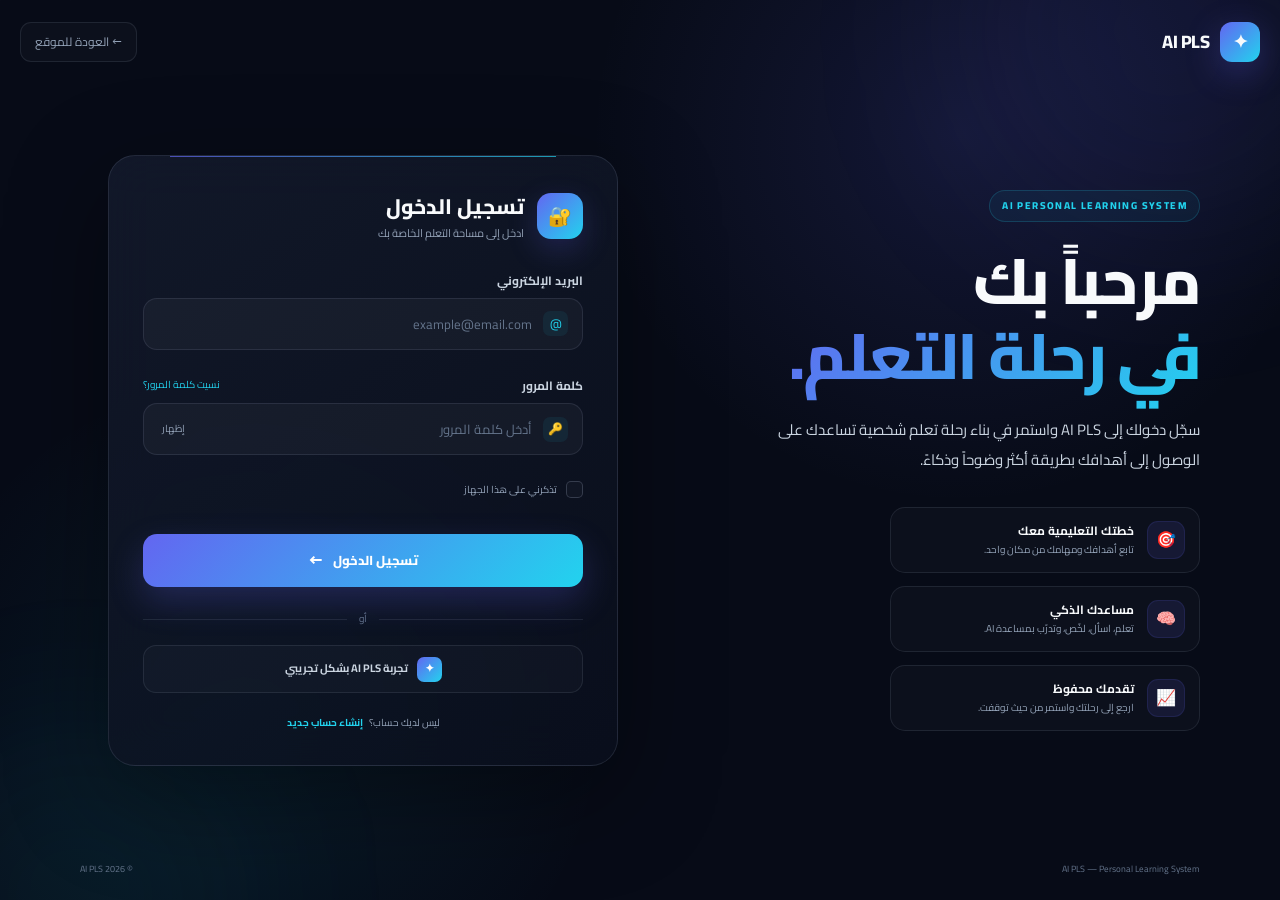
<file: login.html>
<!DOCTYPE html>
<html lang="ar" dir="rtl">

<head>

  <!-- =====================================================
       AI PLS — AUTHENTICATION
       Login Page
  ====================================================== -->

  <meta charset="UTF-8">

  <meta
    name="viewport"
    content="width=device-width, initial-scale=1.0"
  >

  <meta
    name="description"
    content="تسجيل الدخول إلى AI PLS — نظام التعلم الشخصي بالذكاء الاصطناعي."
  >

  <meta
    name="theme-color"
    content="#070b17"
  >

  <title>AI PLS — تسجيل الدخول</title>


  <!-- =====================================================
       FONTS
  ====================================================== -->

  <link rel="preconnect" href="https://fonts.googleapis.com">

  <link
    rel="preconnect"
    href="https://fonts.gstatic.com"
    crossorigin
  >

  <link
    href="https://fonts.googleapis.com/css2?family=Cairo:wght@400;500;600;700;800&family=IBM+Plex+Sans+Arabic:wght@400;500;600;700&display=swap"
    rel="stylesheet"
  >


  <!-- =====================================================
       GLOBAL DESIGN
  ====================================================== -->

  <link
    rel="stylesheet"
    href="css/global.css"
  >


  <!-- =====================================================
       AUTH DESIGN
  ====================================================== -->

  <link
    rel="stylesheet"
    href="css/auth.css"
  >

</head>


<body class="auth-page">


  <!-- =====================================================
       BACKGROUND
  ====================================================== -->

  <div
    class="auth-background"
    aria-hidden="true"
  >

    <div class="auth-orb auth-orb-one"></div>

    <div class="auth-orb auth-orb-two"></div>

    <div class="auth-grid"></div>

  </div>


  <!-- =====================================================
       HEADER
  ====================================================== -->

  <header class="auth-header">

    <a
      href="index.html"
      class="auth-brand"
      aria-label="العودة إلى AI PLS"
    >

      <span
        class="auth-brand-mark"
        aria-hidden="true"
      >
        ✦
      </span>

      <span>
        AI PLS
      </span>

    </a>


    <a
      href="index.html"
      class="auth-back"
    >
      ← العودة للموقع
    </a>

  </header>


  <!-- =====================================================
       MAIN
  ====================================================== -->

  <main class="auth-main">

    <div class="auth-container">


      <!-- =================================================
           INTRO
      ================================================== -->

      <section
        class="auth-intro"
        aria-labelledby="auth-title"
      >

        <span class="auth-eyebrow">
          AI PERSONAL LEARNING SYSTEM
        </span>


        <h1 id="auth-title">

          مرحباً بك
          <br>

          <span class="gradient-text">
            في رحلة التعلم.
          </span>

        </h1>


        <p>

          سجّل دخولك إلى AI PLS واستمر في بناء
          رحلة تعلم شخصية تساعدك على الوصول إلى
          أهدافك بطريقة أكثر وضوحاً وذكاءً.

        </p>


        <!-- BENEFITS -->

        <div class="auth-benefits">


          <div class="auth-benefit">

            <span
              class="auth-benefit-icon"
              aria-hidden="true"
            >
              🎯
            </span>

            <div>

              <strong>
                خطتك التعليمية معك
              </strong>

              <span>
                تابع أهدافك ومهامك من مكان واحد.
              </span>

            </div>

          </div>


          <div class="auth-benefit">

            <span
              class="auth-benefit-icon"
              aria-hidden="true"
            >
              🧠
            </span>

            <div>

              <strong>
                مساعدك الذكي
              </strong>

              <span>
                تعلم، اسأل، لخّص، وتدرّب بمساعدة AI.
              </span>

            </div>

          </div>


          <div class="auth-benefit">

            <span
              class="auth-benefit-icon"
              aria-hidden="true"
            >
              📈
            </span>

            <div>

              <strong>
                تقدمك محفوظ
              </strong>

              <span>
                ارجع إلى رحلتك واستمر من حيث توقفت.
              </span>

            </div>

          </div>


        </div>

      </section>



      <!-- =================================================
           LOGIN CARD
      ================================================== -->

      <section
        class="auth-card"
        aria-labelledby="login-title"
      >


        <!-- CARD HEADER -->

        <div class="auth-card-header">

          <span
            class="auth-card-icon"
            aria-hidden="true"
          >
            🔐
          </span>

          <div>

            <h2 id="login-title">
              تسجيل الدخول
            </h2>

            <p>
              ادخل إلى مساحة التعلم الخاصة بك
            </p>

          </div>

        </div>



        <!-- =================================================
             LOGIN FORM
        ================================================== -->

        <form
          class="auth-form"
          id="login-form"
          novalidate
        >


          <!-- EMAIL -->

          <div class="form-group">

            <label for="login-email">
              البريد الإلكتروني
            </label>


            <div class="input-wrapper">

              <span
                class="input-icon"
                aria-hidden="true"
              >
                @
              </span>


              <input
                type="email"
                id="login-email"
                name="email"
                placeholder="example@email.com"
                autocomplete="email"
                inputmode="email"
                required
              >

            </div>


            <span
              class="form-error"
              id="login-email-error"
              aria-live="polite"
            ></span>

          </div>



          <!-- PASSWORD -->

          <div class="form-group">

            <div class="form-label-row">

              <label for="login-password">
                كلمة المرور
              </label>


              <a
                href="#forgot-password"
                class="forgot-link"
                id="forgot-password"
              >
                نسيت كلمة المرور؟
              </a>

            </div>


            <div class="input-wrapper">

              <span
                class="input-icon"
                aria-hidden="true"
              >
                🔑
              </span>


              <input
                type="password"
                id="login-password"
                name="password"
                placeholder="أدخل كلمة المرور"
                autocomplete="current-password"
                required
              >


              <button
                type="button"
                class="password-toggle"
                data-password-toggle="login-password"
                aria-label="إظهار كلمة المرور"
              >
                إظهار
              </button>

            </div>


            <span
              class="form-error"
              id="login-password-error"
              aria-live="polite"
            ></span>

          </div>



          <!-- REMEMBER -->

          <label class="remember-option">

            <input
              type="checkbox"
              id="remember-me"
              name="remember"
            >

            <span class="custom-checkbox"></span>

            <span>
              تذكرني على هذا الجهاز
            </span>

          </label>



          <!-- STATUS -->

          <div
            class="auth-status"
            id="login-status"
            aria-live="polite"
          ></div>



          <!-- SUBMIT -->

          <button
            type="submit"
            class="auth-submit"
            id="login-submit"
          >

            <span class="submit-text">
              تسجيل الدخول
            </span>

            <span
              class="submit-arrow"
              aria-hidden="true"
            >
              ←
            </span>

            <span
              class="submit-loader"
              aria-hidden="true"
            ></span>

          </button>

        </form>



        <!-- =================================================
             DIVIDER
        ================================================== -->

        <div class="auth-divider">

          <span></span>

          <small>
            أو
          </small>

          <span></span>

        </div>



        <!-- =================================================
             DEMO LOGIN
        ================================================== -->

        <button
          type="button"
          class="social-login"
          id="demo-login"
        >

          <span
            class="social-icon"
            aria-hidden="true"
          >
            ✦
          </span>

          تجربة AI PLS بشكل تجريبي

        </button>



        <!-- =================================================
             SIGN UP
        ================================================== -->

        <p class="auth-switch">

          ليس لديك حساب؟

          <a href="signup.html">
            إنشاء حساب جديد
          </a>

        </p>


      </section>

    </div>

  </main>



  <!-- =====================================================
       FOOTER
  ====================================================== -->

  <footer class="auth-footer">

    <span>
      AI PLS — Personal Learning System
    </span>

    <span>
      © <span id="current-year"></span> AI PLS
    </span>

  </footer>



  <!-- =====================================================
       JAVASCRIPT
  ====================================================== -->

  <script>

document.addEventListener("DOMContentLoaded", () => {

  /* ===============================================
     CURRENT YEAR
  =============================================== */

  const yearElement =
    document.getElementById("current-year");

  if (yearElement) {
    yearElement.textContent =
      new Date().getFullYear();
  }


  /* ===============================================
     PASSWORD VISIBILITY
  =============================================== */

  const passwordButtons =
    document.querySelectorAll(
      "[data-password-toggle]"
    );

  passwordButtons.forEach((button) => {

    button.addEventListener("click", () => {

      const targetId =
        button.getAttribute(
          "data-password-toggle"
        );

      const input =
        document.getElementById(targetId);

      if (!input) return;

      const isPassword =
        input.type === "password";

      input.type =
        isPassword
          ? "text"
          : "password";

      button.textContent =
        isPassword
          ? "إخفاء"
          : "إظهار";

      button.setAttribute(
        "aria-label",
        isPassword
          ? "إخفاء كلمة المرور"
          : "إظهار كلمة المرور"
      );

    });

  });


  /* ===============================================
     LOGIN ELEMENTS
  =============================================== */

  const form =
    document.getElementById("login-form");

  const emailInput =
    document.getElementById("login-email");

  const passwordInput =
    document.getElementById("login-password");

  const status =
    document.getElementById("login-status");

  const submitButton =
    document.getElementById("login-submit");

  const demoButton =
    document.getElementById("demo-login");


  /* ===============================================
     DEMO LOGIN
  =============================================== */

  if (demoButton) {

    demoButton.addEventListener("click", () => {

      if (emailInput) {
        emailInput.value =
          "demo@aipls.app";
      }

      if (passwordInput) {
        passwordInput.value =
          "AI-PLS-DEMO";
      }

      if (status) {

        status.className =
          "auth-status success";

        status.textContent =
          "تم تجهيز الحساب التجريبي. اضغط «تسجيل الدخول» للمتابعة.";

      }

    });

  }


  /* ===============================================
     LOGIN
  =============================================== */

  if (form) {

    form.addEventListener("submit", (event) => {

      event.preventDefault();


      const email =
        emailInput
          ? emailInput.value.trim()
          : "";

      const password =
        passwordInput
          ? passwordInput.value
          : "";


      /* -------------------------------------------
         RESET STATUS
      ------------------------------------------- */

      if (status) {

        status.className =
          "auth-status";

        status.textContent =
          "";

      }


      /* -------------------------------------------
         EMAIL VALIDATION
      ------------------------------------------- */

      if (!email) {

        if (status) {

          status.className =
            "auth-status error";

          status.textContent =
            "من فضلك أدخل البريد الإلكتروني.";

        }

        if (emailInput) {
          emailInput.focus();
        }

        return;

      }


      /* -------------------------------------------
         EMAIL FORMAT
      ------------------------------------------- */

      const emailPattern =
        /^[^\s@]+@[^\s@]+\.[^\s@]+$/;

      if (!emailPattern.test(email)) {

        if (status) {

          status.className =
            "auth-status error";

          status.textContent =
            "من فضلك أدخل بريداً إلكترونياً صحيحاً.";

        }

        if (emailInput) {
          emailInput.focus();
        }

        return;

      }


      /* -------------------------------------------
         PASSWORD VALIDATION
      ------------------------------------------- */

      if (!password) {

        if (status) {

          status.className =
            "auth-status error";

          status.textContent =
            "من فضلك أدخل كلمة المرور.";

        }

        if (passwordInput) {
          passwordInput.focus();
        }

        return;

      }


      /* ===========================================
         LOADING
      =========================================== */

      if (submitButton) {

        submitButton.classList.add(
          "is-loading"
        );

        submitButton.disabled =
          true;

      }


      /* ===========================================
         SAVE LOGIN STATE
         مؤقتاً — Front-End
      =========================================== */

      localStorage.setItem(
        "aipls_logged_in",
        "true"
      );

      localStorage.setItem(
        "aipls_user_email",
        email
      );


      /* ===========================================
         SUCCESS MESSAGE
      =========================================== */

      if (status) {

        status.className =
          "auth-status success";

        status.textContent =
          "تم تسجيل الدخول بنجاح. جاري فتح مساحة التعلم...";

      }


      /* ===========================================
         OPEN DASHBOARD
      =========================================== */

      setTimeout(() => {

        window.location.href =
          "dashboard.html";

      }, 700);

    });

  }

});

</script>


</body>

</html>
</file>
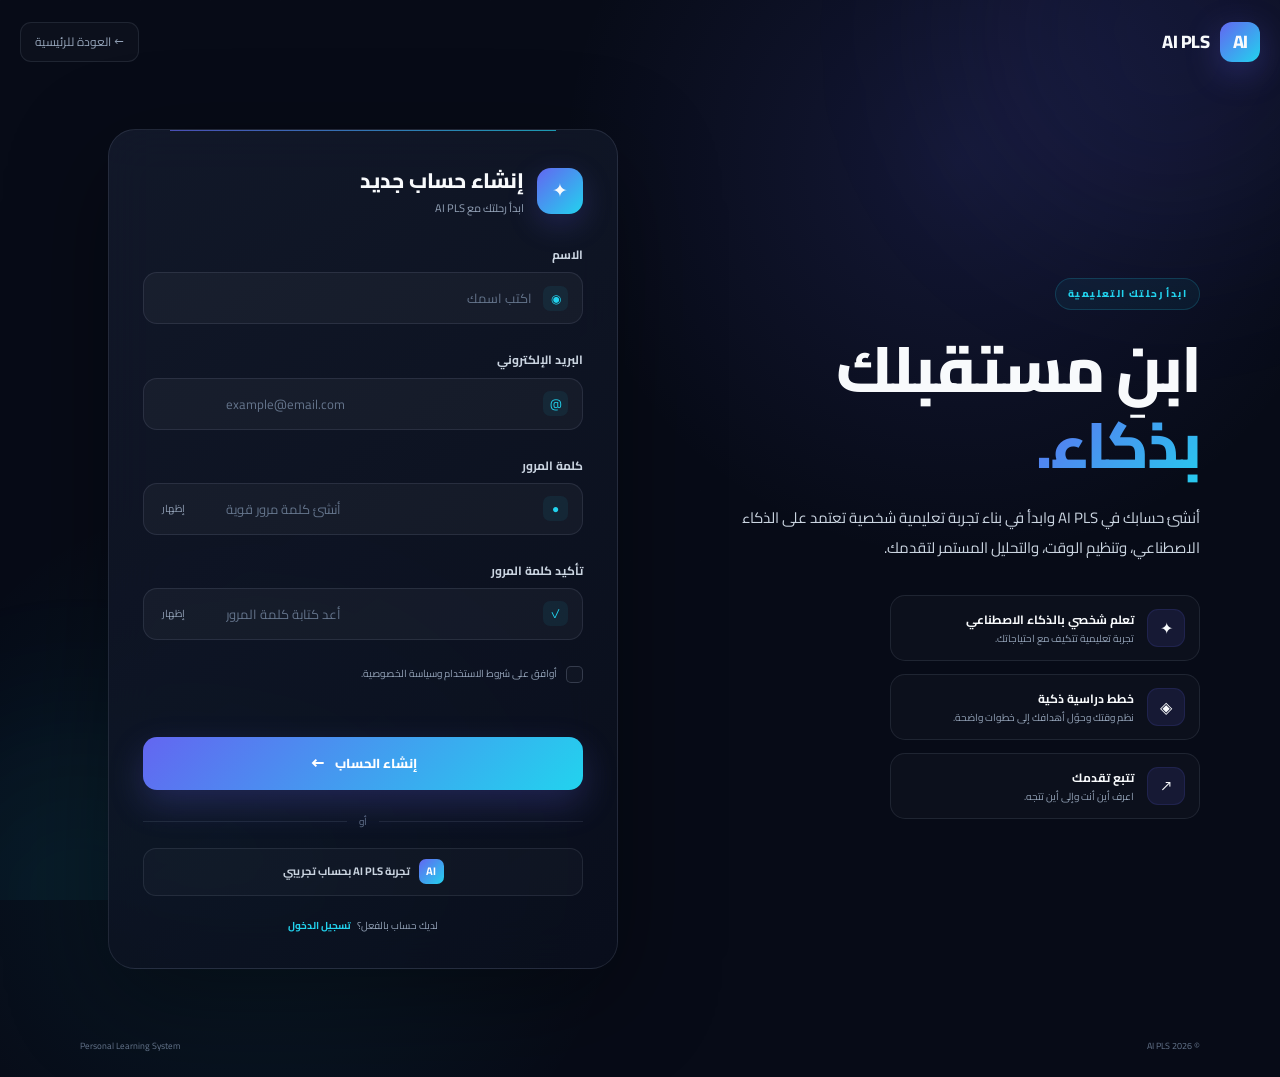
<file: signup.html>
<!DOCTYPE html>
<html lang="ar" dir="rtl">

<head>

  <!-- =====================================================
       AI PLS — AUTHENTICATION
       Sign Up Page
  ====================================================== -->

  <meta charset="UTF-8">

  <meta
    name="viewport"
    content="width=device-width, initial-scale=1.0"
  >

  <meta
    name="description"
    content="إنشاء حساب جديد في AI PLS — نظام التعلم الشخصي بالذكاء الاصطناعي."
  >

  <meta
    name="theme-color"
    content="#070b17"
  >

  <title>AI PLS — إنشاء حساب</title>


  <!-- =====================================================
       FONTS
  ====================================================== -->

  <link rel="preconnect" href="https://fonts.googleapis.com">

  <link
    rel="preconnect"
    href="https://fonts.gstatic.com"
    crossorigin
  >

  <link
    href="https://fonts.googleapis.com/css2?family=Cairo:wght@400;500;600;700;800&family=IBM+Plex+Sans+Arabic:wght@400;500;600;700&display=swap"
    rel="stylesheet"
  >


  <!-- =====================================================
       GLOBAL DESIGN
  ====================================================== -->

  <link
    rel="stylesheet"
    href="css/global.css"
  >


  <!-- =====================================================
       AUTH DESIGN
  ====================================================== -->

  <link
    rel="stylesheet"
    href="css/auth.css"
  >

</head>


<body class="auth-page">


  <!-- =====================================================
       BACKGROUND SYSTEM
  ====================================================== -->

  <div
    class="auth-background"
    aria-hidden="true"
  >

    <div class="auth-orb auth-orb-one"></div>

    <div class="auth-orb auth-orb-two"></div>

    <div class="auth-grid"></div>

  </div>


  <!-- =====================================================
       HEADER
  ====================================================== -->

  <header class="auth-header">

    <a
      href="index.html"
      class="auth-brand"
      aria-label="AI PLS الرئيسية"
    >

      <span
        class="auth-brand-mark"
        aria-hidden="true"
      >
        AI
      </span>

      <span>
        AI PLS
      </span>

    </a>


    <a
      href="index.html"
      class="auth-back"
    >
      ← العودة للرئيسية
    </a>

  </header>


  <!-- =====================================================
       MAIN AUTH AREA
  ====================================================== -->

  <main class="auth-main">

    <div class="auth-container">


      <!-- =================================================
           INTRODUCTION
      ================================================== -->

      <section class="auth-intro">

        <span class="auth-eyebrow">
          ابدأ رحلتك التعليمية
        </span>


        <h1>

          ابنِ مستقبلك
          <span class="gradient-text">
            بذكاء.
          </span>

        </h1>


        <p>

          أنشئ حسابك في AI PLS وابدأ في بناء تجربة
          تعليمية شخصية تعتمد على الذكاء الاصطناعي،
          وتنظيم الوقت، والتحليل المستمر لتقدمك.

        </p>


        <!-- =============================================
             BENEFITS
        ============================================== -->

        <div class="auth-benefits">


          <div class="auth-benefit">

            <div
              class="auth-benefit-icon"
              aria-hidden="true"
            >
              ✦
            </div>

            <div>

              <strong>
                تعلم شخصي بالذكاء الاصطناعي
              </strong>

              <span>
                تجربة تعليمية تتكيف مع احتياجاتك.
              </span>

            </div>

          </div>


          <div class="auth-benefit">

            <div
              class="auth-benefit-icon"
              aria-hidden="true"
            >
              ◈
            </div>

            <div>

              <strong>
                خطط دراسية ذكية
              </strong>

              <span>
                نظم وقتك وحوّل أهدافك إلى خطوات واضحة.
              </span>

            </div>

          </div>


          <div class="auth-benefit">

            <div
              class="auth-benefit-icon"
              aria-hidden="true"
            >
              ↗
            </div>

            <div>

              <strong>
                تتبع تقدمك
              </strong>

              <span>
                اعرف أين أنت وإلى أين تتجه.
              </span>

            </div>

          </div>


        </div>

      </section>


      <!-- =================================================
           SIGN UP CARD
      ================================================== -->

      <section class="auth-card">


        <!-- =============================================
             CARD HEADER
        ============================================== -->

        <div class="auth-card-header">

          <div
            class="auth-card-icon"
            aria-hidden="true"
          >
            ✦
          </div>

          <div>

            <h2>
              إنشاء حساب جديد
            </h2>

            <p>
              ابدأ رحلتك مع AI PLS
            </p>

          </div>

        </div>


        <!-- =============================================
             FORM
        ============================================== -->

        <form
          class="auth-form"
          id="signupForm"
          novalidate
        >


          <!-- ===========================================
               NAME
          ============================================ -->

          <div class="form-group">

            <label for="signupName">
              الاسم
            </label>

            <div class="input-wrapper">

              <span
                class="input-icon"
                aria-hidden="true"
              >
                ◉
              </span>

              <input
                type="text"
                id="signupName"
                name="name"
                placeholder="اكتب اسمك"
                autocomplete="name"
                required
              >

            </div>

            <div
              class="form-error"
              id="nameError"
              aria-live="polite"
            ></div>

          </div>


          <!-- ===========================================
               EMAIL
          ============================================ -->

          <div class="form-group">

            <label for="signupEmail">
              البريد الإلكتروني
            </label>

            <div class="input-wrapper">

              <span
                class="input-icon"
                aria-hidden="true"
              >
                @
              </span>

              <input
                type="email"
                id="signupEmail"
                name="email"
                placeholder="example@email.com"
                autocomplete="email"
                dir="ltr"
                required
              >

            </div>

            <div
              class="form-error"
              id="emailError"
              aria-live="polite"
            ></div>

          </div>


          <!-- ===========================================
               PASSWORD
          ============================================ -->

          <div class="form-group">

            <div class="form-label-row">

              <label for="signupPassword">
                كلمة المرور
              </label>

            </div>


            <div class="input-wrapper">

              <span
                class="input-icon"
                aria-hidden="true"
              >
                ●
              </span>


              <input
                type="password"
                id="signupPassword"
                name="password"
                placeholder="أنشئ كلمة مرور قوية"
                autocomplete="new-password"
                dir="ltr"
                minlength="8"
                required
              >


              <button
                type="button"
                class="password-toggle"
                id="passwordToggle"
                aria-label="إظهار كلمة المرور"
              >
                إظهار
              </button>

            </div>


            <div
              class="form-error"
              id="passwordError"
              aria-live="polite"
            ></div>

          </div>


          <!-- ===========================================
               CONFIRM PASSWORD
          ============================================ -->

          <div class="form-group">

            <label for="signupConfirmPassword">
              تأكيد كلمة المرور
            </label>


            <div class="input-wrapper">

              <span
                class="input-icon"
                aria-hidden="true"
              >
                ✓
              </span>


              <input
                type="password"
                id="signupConfirmPassword"
                name="confirmPassword"
                placeholder="أعد كتابة كلمة المرور"
                autocomplete="new-password"
                dir="ltr"
                minlength="8"
                required
              >


              <button
                type="button"
                class="password-toggle"
                id="confirmPasswordToggle"
                aria-label="إظهار تأكيد كلمة المرور"
              >
                إظهار
              </button>

            </div>


            <div
              class="form-error"
              id="confirmPasswordError"
              aria-live="polite"
            ></div>

          </div>


          <!-- ===========================================
               TERMS
          ============================================ -->

          <label class="remember-option">

            <input
              type="checkbox"
              id="terms"
              name="terms"
              required
            >

            <span class="custom-checkbox"></span>

            <span>
              أوافق على شروط الاستخدام وسياسة الخصوصية.
            </span>

          </label>


          <div
            class="form-error"
            id="termsError"
            aria-live="polite"
          ></div>


          <!-- ===========================================
               STATUS
          ============================================ -->

          <div
            class="auth-status"
            id="signupStatus"
            aria-live="polite"
          ></div>


          <!-- ===========================================
               SUBMIT
          ============================================ -->

          <button
            type="submit"
            class="auth-submit"
            id="signupSubmit"
          >

            <span
              class="submit-loader"
              aria-hidden="true"
            ></span>

            <span class="submit-text">
              إنشاء الحساب
            </span>

            <span
              class="submit-arrow"
              aria-hidden="true"
            >
              ←
            </span>

          </button>


        </form>


        <!-- =============================================
             DIVIDER
        ============================================== -->

        <div class="auth-divider">

          <span></span>

          <small>
            أو
          </small>

          <span></span>

        </div>


        <!-- =============================================
             DEMO / SOCIAL
        ============================================== -->

        <button
          type="button"
          class="social-login"
          id="demoSignup"
        >

          <span
            class="social-icon"
            aria-hidden="true"
          >
            AI
          </span>

          <span>
            تجربة AI PLS بحساب تجريبي
          </span>

        </button>


        <!-- =============================================
             SWITCH LOGIN
        ============================================== -->

        <p class="auth-switch">

          لديك حساب بالفعل؟

          <a href="login.html">
            تسجيل الدخول
          </a>

        </p>


      </section>

    </div>

  </main>


  <!-- =====================================================
       FOOTER
  ====================================================== -->

  <footer class="auth-footer">

    <span>
      © 2026 AI PLS
    </span>

    <span>
      Personal Learning System
    </span>

  </footer>


  <!-- =====================================================
       SIGN UP INTERACTIONS
  ====================================================== -->

  <script>

    const signupForm =
      document.getElementById("signupForm");

    const signupName =
      document.getElementById("signupName");

    const signupEmail =
      document.getElementById("signupEmail");

    const signupPassword =
      document.getElementById("signupPassword");

    const signupConfirmPassword =
      document.getElementById("signupConfirmPassword");

    const terms =
      document.getElementById("terms");

    const signupSubmit =
      document.getElementById("signupSubmit");

    const signupStatus =
      document.getElementById("signupStatus");


    /* =================================================
       PASSWORD TOGGLE
    ================================================= */

    function setupPasswordToggle(
      buttonId,
      inputId
    ) {

      const button =
        document.getElementById(buttonId);

      const input =
        document.getElementById(inputId);


      button.addEventListener(
        "click",
        () => {

          const isPassword =
            input.type === "password";


          input.type =
            isPassword
              ? "text"
              : "password";


          button.textContent =
            isPassword
              ? "إخفاء"
              : "إظهار";


          button.setAttribute(
            "aria-label",
            isPassword
              ? "إخفاء كلمة المرور"
              : "إظهار كلمة المرور"
          );

        }
      );

    }


    setupPasswordToggle(
      "passwordToggle",
      "signupPassword"
    );


    setupPasswordToggle(
      "confirmPasswordToggle",
      "signupConfirmPassword"
    );


    /* =================================================
       ERROR HELPERS
    ================================================= */

    function setError(
      id,
      message
    ) {

      const element =
        document.getElementById(id);

      element.textContent =
        message;

    }


    function clearErrors() {

      setError(
        "nameError",
        ""
      );

      setError(
        "emailError",
        ""
      );

      setError(
        "passwordError",
        ""
      );

      setError(
        "confirmPasswordError",
        ""
      );

      setError(
        "termsError",
        ""
      );

      signupStatus.textContent =
        "";

      signupStatus.className =
        "auth-status";

    }


    /* =================================================
       EMAIL VALIDATION
    ================================================= */

    function isValidEmail(email) {

      return /^[^\s@]+@[^\s@]+\.[^\s@]+$/
        .test(email);

    }


    /* =================================================
       FORM SUBMIT
    ================================================= */

    signupForm.addEventListener(
      "submit",
      function(event) {

        event.preventDefault();

        clearErrors();


        const name =
          signupName.value.trim();

        const email =
          signupEmail.value.trim();

        const password =
          signupPassword.value;

        const confirmPassword =
          signupConfirmPassword.value;


        let valid = true;


        /* NAME */

        if (name.length < 2) {

          setError(
            "nameError",
            "اكتب اسمًا صحيحًا."
          );

          valid = false;

        }


        /* EMAIL */

        if (!isValidEmail(email)) {

          setError(
            "emailError",
            "اكتب بريدًا إلكترونيًا صحيحًا."
          );

          valid = false;

        }


        /* PASSWORD */

        if (password.length < 8) {

          setError(
            "passwordError",
            "كلمة المرور يجب أن تحتوي على 8 أحرف على الأقل."
          );

          valid = false;

        }


        /* CONFIRM PASSWORD */

        if (
          confirmPassword !== password
        ) {

          setError(
            "confirmPasswordError",
            "كلمتا المرور غير متطابقتين."
          );

          valid = false;

        }


        /* TERMS */

        if (!terms.checked) {

          setError(
            "termsError",
            "يجب الموافقة على الشروط للمتابعة."
          );

          valid = false;

        }


        if (!valid) {

          return;

        }

/* =============================================
   CREATE ACCOUNT
============================================= */

signupSubmit.classList.add("is-loading");
signupSubmit.disabled = true;


/* حفظ بيانات المستخدم */

localStorage.setItem(
  "aipls_user_name",
  name
);

localStorage.setItem(
  "aipls_user_email",
  email
);

localStorage.setItem(
  "aipls_user_password",
  password
);

localStorage.setItem(
  "aipls_logged_in",
  "true"
);


/* رسالة نجاح */

signupStatus.textContent =
  "تم إنشاء حسابك بنجاح. جاري فتح مساحة التعلم...";

signupStatus.className =
  "auth-status success";


/* الانتقال إلى الواجهة */

setTimeout(() => {

  window.location.href =
    "dashboard.html";

}, 700);
        
      

    /* =================================================
       DEMO ACCOUNT
    ================================================= */

    document
      .getElementById("demoSignup")
      .addEventListener(
        "click",
        () => {

          signupName.value =
            "طالب AI PLS";

          signupEmail.value =
            "demo@aipls.local";

          signupPassword.value =
            "AI-PLS-Demo-2026";

          signupConfirmPassword.value =
            "AI-PLS-Demo-2026";

          terms.checked =
            true;

          signupStatus.textContent =
            "تم تجهيز الحساب التجريبي. اضغط «إنشاء الحساب» للمتابعة.";

          signupStatus.className =
            "auth-status success";

        }
      );

  </script>


</body>

                </html>
</file>
<file: css/global.css>
/* =========================================================
   AI PLS — GLOBAL DESIGN SYSTEM
   Personal Learning System
   Premium Landing Page
   ========================================================= */


/* =========================================================
   01. DESIGN TOKENS
   ========================================================= */

:root {

  /* ---------- Colors ---------- */

  --bg: #070b17;
  --bg-soft: #0b1020;
  --bg-elevated: #0e1526;

  --surface: rgba(17, 24, 39, 0.72);
  --surface-solid: #111827;
  --surface-light: #172033;
   
  --primary: #6366f1;
  --primary-dark: #4f46e5;

  --cyan: #22d3ee;
  --cyan-soft: #67e8f9;

  --text: #f8fafc;
  --text-soft: #cbd5e1;
  --muted: #94a3b8;
  --muted-dark: #64748b;

  --success: #22c55e;
  --warning: #f59e0b;

  --border: rgba(148, 163, 184, 0.14);
  --border-strong: rgba(148, 163, 184, 0.22);

  /* ---------- Gradients ---------- */

  --gradient:
    linear-gradient(
      135deg,
      #6366f1 0%,
      #22d3ee 100%
    );

  --gradient-soft:
    linear-gradient(
      135deg,
      rgba(99, 102, 241, 0.16),
      rgba(34, 211, 238, 0.07)
    );

  /* ---------- Layout ---------- */

  --container:
    min(1180px, calc(100% - 32px));

  --header-height: 72px;

  /* ---------- Radius ---------- */

  --radius-xs: 8px;
  --radius-sm: 12px;
  --radius-md: 18px;
  --radius-lg: 26px;
  --radius-xl: 34px;

  /* ---------- Shadows ---------- */

  --shadow-sm:
    0 10px 30px rgba(0, 0, 0, 0.16);

  --shadow-md:
    0 18px 50px rgba(0, 0, 0, 0.24);

  --shadow-lg:
    0 30px 90px rgba(0, 0, 0, 0.35);

  --shadow-primary:
    0 18px 45px rgba(99, 102, 241, 0.25);

  /* ---------- Motion ---------- */

  --ease:
    cubic-bezier(0.2, 0.7, 0.2, 1);

  --transition:
    0.28s var(--ease);
}


/* =========================================================
   02. RESET
   ========================================================= */

*,
*::before,
*::after {
  margin: 0;
  padding: 0;
  box-sizing: border-box;
}


html {
  scroll-behavior: smooth;
  scroll-padding-top: 100px;
}


body {

  min-height: 100vh;

  font-family:
    "Cairo",
    "IBM Plex Sans Arabic",
    sans-serif;

  color: var(--text);

  background:

    radial-gradient(
      circle at 82% 4%,
      rgba(99, 102, 241, 0.14),
      transparent 28%
    ),

    radial-gradient(
      circle at 10% 42%,
      rgba(34, 211, 238, 0.055),
      transparent 25%
    ),

    var(--bg);

  line-height: 1.6;

  overflow-x: hidden;

  -webkit-font-smoothing: antialiased;
  text-rendering: optimizeLegibility;
}


body::before {

  content: "";

  position: fixed;

  inset: 0;

  pointer-events: none;

  z-index: -1;

  opacity: 0.28;

  background-image:
    linear-gradient(
      rgba(255,255,255,0.015) 1px,
      transparent 1px
    ),
    linear-gradient(
      90deg,
      rgba(255,255,255,0.015) 1px,
      transparent 1px
    );

  background-size: 70px 70px;

  mask-image:
    linear-gradient(
      to bottom,
      black,
      transparent 80%
    );
}


::selection {
  color: white;
  background: rgba(99, 102, 241, 0.55);
}


img {
  display: block;
  max-width: 100%;
}


button,
input,
textarea,
select {
  font: inherit;
}


button {
  border: 0;
}


a {
  color: inherit;
  text-decoration: none;
}


ul,
ol {
  list-style: none;
}


/* =========================================================
   03. GLOBAL CONTAINER
   ========================================================= */

.container {
  width: var(--container);
  margin-inline: auto;
}


/* =========================================================
   04. HEADER
   ========================================================= */

.site-header {

  position: sticky;

  top: 0;

  z-index: 1000;

  width: 100%;

  padding: 14px 0;

  background:
    linear-gradient(
      to bottom,
      rgba(7, 11, 23, 0.92),
      rgba(7, 11, 23, 0.72)
    );

  backdrop-filter: blur(18px);

  -webkit-backdrop-filter: blur(18px);

  border-bottom:
    1px solid rgba(148, 163, 184, 0.08);
}


.header-inner {

  min-height: var(--header-height);

  display: flex;

  align-items: center;

  justify-content: space-between;

  gap: 22px;
}


/* =========================================================
   05. BRAND
   ========================================================= */

.brand {

  display: inline-flex;

  align-items: center;

  gap: 11px;

  flex-shrink: 0;

  font-weight: 800;

  letter-spacing: -0.5px;
}


.brand-mark {

  width: 42px;
  height: 42px;

  display: grid;

  place-items: center;

  flex-shrink: 0;

  border-radius: 13px;

  color: white;

  background:
    var(--gradient);

  box-shadow:
    0 10px 30px
    rgba(99, 102, 241, 0.32);

  font-size: 19px;

  transition:
    transform var(--transition),
    box-shadow var(--transition);
}


.brand:hover .brand-mark {

  transform:
    rotate(-6deg)
    translateY(-2px);

  box-shadow:
    0 15px 38px
    rgba(99, 102, 241, 0.42);
}


.brand-name {

  font-size: 18px;

  color: var(--text);
}


/* =========================================================
   06. DESKTOP NAVIGATION
   ========================================================= */

.main-nav {

  display: flex;

  align-items: center;

  justify-content: center;

  gap: 5px;

  flex: 1;
}


.nav-link {

  position: relative;

  padding: 9px 13px;

  border-radius: 10px;

  color: var(--muted);

  font-size: 13px;

  font-weight: 500;

  transition:
    color var(--transition),
    background var(--transition);
}


.nav-link::after {

  content: "";

  position: absolute;

  right: 50%;
  bottom: 3px;

  width: 0;
  height: 2px;

  border-radius: 99px;

  background: var(--gradient);

  transform: translateX(50%);

  transition:
    width var(--transition);
}


.nav-link:hover {

  color: var(--text);

  background:
    rgba(255,255,255,0.035);
}


.nav-link:hover::after {
  width: 18px;
}


/* =========================================================
   07. HEADER ACTIONS
   ========================================================= */

.header-actions {

  display: flex;

  align-items: center;

  gap: 8px;

  flex-shrink: 0;
}


/* =========================================================
   08. BUTTON SYSTEM
   ========================================================= */

.btn {

  min-height: 44px;

  display: inline-flex;

  align-items: center;

  justify-content: center;

  gap: 9px;

  padding:
    0 17px;

  border-radius: 12px;

  font-size: 13px;

  font-weight: 700;

  white-space: nowrap;

  cursor: pointer;

  transition:
    transform var(--transition),
    color var(--transition),
    background var(--transition),
    border-color var(--transition),
    box-shadow var(--transition);
}


.btn:hover {
  transform: translateY(-2px);
}


.btn-primary {

  color: white;

  background:
    var(--gradient);

  box-shadow:
    var(--shadow-primary);
}


.btn-primary:hover {

  box-shadow:
    0 22px 55px
    rgba(99, 102, 241, 0.36);
}


.btn-secondary {

  color: var(--text-soft);

  background:
    rgba(255,255,255,0.035);

  border:
    1px solid var(--border);
}


.btn-secondary:hover {

  color: white;

  background:
    rgba(255,255,255,0.065);

  border-color:
    var(--border-strong);
}


.btn-ghost {

  color: var(--text-soft);

  background:
    transparent;
}


.btn-ghost:hover {

  color: white;

  background:
    rgba(255,255,255,0.04);
}


.btn-large {

  min-height: 54px;

  padding-inline: 23px;

  border-radius: 14px;

  font-size: 14px;
}


/* =========================================================
   09. MOBILE MENU TOGGLE
   ========================================================= */

.menu-toggle {

  display: none;

  width: 43px;
  height: 43px;

  align-items: center;
  justify-content: center;

  flex-direction: column;

  gap: 5px;

  border:
    1px solid var(--border);

  border-radius: 12px;

  background:
    rgba(255,255,255,0.035);

  color: white;

  cursor: pointer;
}


.menu-toggle span {

  width: 19px;
  height: 2px;

  border-radius: 99px;

  background: var(--text-soft);

  transition:
    transform var(--transition),
    opacity var(--transition);
}


.menu-toggle[aria-expanded="true"] span:nth-child(1) {
  transform:
    translateY(7px)
    rotate(45deg);
}


.menu-toggle[aria-expanded="true"] span:nth-child(2) {
  opacity: 0;
}


.menu-toggle[aria-expanded="true"] span:nth-child(3) {
  transform:
    translateY(-7px)
    rotate(-45deg);
}

/* =========================================================
   MOBILE MENU
========================================================= */

.mobile-menu {

  display: none;

  position: absolute;

  top: calc(100% + 12px);

  left: 16px;
  right: 16px;

  padding: 12px;

  background:
    rgba(10, 15, 30, 0.96);

  border:
    1px solid rgba(148, 163, 184, 0.16);

  border-radius: 20px;

  box-shadow:
    0 25px 70px rgba(0, 0, 0, 0.45);

  backdrop-filter:
    blur(24px);

  -webkit-backdrop-filter:
    blur(24px);

  opacity: 0;

  visibility: hidden;

  transform:
    translateY(-10px)
    scale(0.98);

  transition:
    opacity 0.25s ease,
    transform 0.25s ease,
    visibility 0.25s ease;

  z-index: 999;
}


/* OPEN STATE */

.mobile-menu.is-open {

  display: block;

  opacity: 1;

  visibility: visible;

  transform:
    translateY(0)
    scale(1);
}


/* MOBILE LINKS */

.mobile-menu nav {

  display: flex;

  flex-direction: column;

  gap: 6px;
}


.mobile-menu a {

  display: flex;

  align-items: center;

  min-height: 48px;

  padding:
    0 16px;

  border-radius: 13px;

  color:
    var(--text-soft);

  font-size: 14px;

  font-weight: 600;

  transition:
    background 0.2s ease,
    color 0.2s ease,
    transform 0.2s ease;
}


.mobile-menu a:hover {

  background:
    rgba(99, 102, 241, 0.12);

  color:
    var(--text);

  transform:
    translateX(-3px);
}


/* MOBILE CTA */

.mobile-menu .mobile-menu-cta {

  justify-content: center;

  margin-top: 6px;

  color: #ffffff;

  background:
    linear-gradient(
      135deg,
      #6366f1,
      #22d3ee
    );

  box-shadow:
    0 10px 30px
    rgba(99, 102, 241, 0.25);
}


/* =========================================================
   MOBILE MENU BUTTON
========================================================= */

.menu-toggle {

  width: 44px;

  height: 44px;

  display: none;

  flex-direction: column;

  justify-content: center;

  align-items: center;

  gap: 5px;

  cursor: pointer;

  border:
    1px solid rgba(148, 163, 184, 0.16);

  border-radius: 13px;

  background:
    rgba(255, 255, 255, 0.04);

  transition:
    background 0.2s ease,
    border-color 0.2s ease;
}


.menu-toggle:hover {

  background:
    rgba(99, 102, 241, 0.12);

  border-color:
    rgba(99, 102, 241, 0.35);
}


.menu-toggle span {

  width: 20px;

  height: 2px;

  border-radius: 10px;

  background:
    #ffffff;

  transition:
    transform 0.25s ease,
    opacity 0.2s ease;
}


/* =========================================================
   ACTIVE HAMBURGER
========================================================= */

.menu-toggle.is-active span:nth-child(1) {

  transform:
    translateY(7px)
    rotate(45deg);
}


.menu-toggle.is-active span:nth-child(2) {

  opacity: 0;
}


.menu-toggle.is-active span:nth-child(3) {

  transform:
    translateY(-7px)
    rotate(-45deg);
}


/* =========================================================
   MOBILE BREAKPOINT
========================================================= */

@media (max-width: 900px) {

  .main-nav,
  .header-actions {

    display: none;
  }


  .menu-toggle {

    display: flex;
  }


  .site-header {

    position: relative;
  }

}


/* =========================================================
   SMALL PHONES
========================================================= */

@media (max-width: 480px) {

  .mobile-menu {

    left: 12px;

    right: 12px;

    top: calc(100% + 8px);
  }

}

/* =========================================================
   11. HERO
   ========================================================= */

.hero {

  position: relative;

  padding:
    105px 0 85px;

  overflow: hidden;
}


.hero::before {

  content: "";

  position: absolute;

  width: 500px;
  height: 500px;

  top: -230px;
  right: -160px;

  border-radius: 50%;

  background:
    radial-gradient(
      circle,
      rgba(99,102,241,0.12),
      transparent 70%
    );

  pointer-events: none;
}


.hero-grid {

  min-height: 650px;

  display: grid;

  grid-template-columns:
    minmax(0, 1fr)
    minmax(400px, 0.9fr);

  align-items: center;

  gap: 72px;
}


/* =========================================================
   12. HERO CONTENT
   ========================================================= */

.hero-content {
  max-width: 650px;
}


.hero-badge {

  width: fit-content;

  display: inline-flex;

  align-items: center;

  gap: 9px;

  margin-bottom: 24px;

  padding:
    8px 13px;

  border:
    1px solid rgba(99,102,241,0.23);

  border-radius: 999px;

  color: #c7d2fe;

  background:
    rgba(99,102,241,0.08);

  font-size: 12px;

  animation:
    fade-up 0.7s var(--ease) both;
}


.hero-badge-dot {

  width: 7px;
  height: 7px;

  border-radius: 50%;

  background:
    var(--cyan);

  box-shadow:
    0 0 0 5px
    rgba(34,211,238,0.08);

  animation:
    pulse 2s infinite;
}


.hero h1 {

  max-width: 700px;

  margin-bottom: 24px;

  font-size:
    clamp(48px, 6vw, 78px);

  line-height: 1.08;

  letter-spacing:
    -3px;

  font-weight: 800;

  animation:
    fade-up 0.75s 0.08s var(--ease) both;
}


.gradient-text {

  display: inline;

  background:
    var(--gradient);

  -webkit-background-clip: text;
  background-clip: text;

  color: transparent;
}


.hero-description {

  max-width: 610px;

  margin-bottom: 30px;

  color: var(--text-soft);

  font-size: 16px;

  line-height: 2;

  animation:
    fade-up 0.75s 0.16s var(--ease) both;
}


.hero-actions {

  display: flex;

  align-items: center;

  gap: 11px;

  flex-wrap: wrap;

  animation:
    fade-up 0.75s 0.24s var(--ease) both;
}


.hero-meta {

  display: flex;

  align-items: center;

  gap: 18px;

  flex-wrap: wrap;

  margin-top: 22px;

  color: var(--muted);

  font-size: 11px;

  animation:
    fade-up 0.75s 0.32s var(--ease) both;
}


/* =========================================================
   13. HERO VISUAL
   ========================================================= */

.hero-visual {

  position: relative;

  width: 100%;

  animation:
    hero-enter 1s 0.12s var(--ease) both;
}


.hero-glow {

  position: absolute;

  inset:
    5% -8%;

  border-radius: 50%;

  background:
    radial-gradient(
      ellipse,
      rgba(99,102,241,0.25),
      transparent 65%
    );

  filter:
    blur(35px);

  z-index: -1;
}


.product-window {

  position: relative;

  padding: 13px;

  border:
    1px solid var(--border-strong);

  border-radius: 27px;

  background:
    linear-gradient(
      145deg,
      rgba(255,255,255,0.075),
      rgba(255,255,255,0.025)
    );

  box-shadow:
    var(--shadow-lg);

  transform:
    perspective(1200px)
    rotateY(-5deg)
    rotateX(2deg);

  transition:
    transform 0.55s var(--ease),
    box-shadow 0.55s var(--ease);
}


.product-window:hover {

  transform:
    perspective(1200px)
    rotateY(0)
    rotateX(0)
    translateY(-7px);

  box-shadow:
    0 40px 100px
    rgba(0,0,0,0.45);
}


/* =========================================================
   14. WINDOW BAR
   ========================================================= */

.window-bar {

  height: 34px;

  display: flex;

  align-items: center;

  justify-content: center;

  position: relative;
}


.window-dots {

  position: absolute;

  right: 8px;

  display: flex;

  gap: 5px;
}


.window-dots span {

  width: 7px;
  height: 7px;

  border-radius: 50%;

  background:
    #475569;
}


.window-title {

  color:
    #64748b;

  font-size: 9px;

  letter-spacing: 0.5px;
}


/* =========================================================
   15. PREVIEW DASHBOARD
   ========================================================= */

.preview-dashboard {

  padding: 20px;

  border:
    1px solid var(--border);

  border-radius: 19px;

  background:
    #0c1220;
}


/* Preview Header */

.preview-header {

  display: flex;

  align-items: center;

  justify-content: space-between;

  margin-bottom: 19px;
}


.preview-kicker {

  display: block;

  margin-bottom: 3px;

  color:
    var(--muted);

  font-size: 9px;
}


.preview-header h2 {

  font-size: 17px;

  font-weight: 700;
}


.preview-avatar {

  width: 36px;
  height: 36px;

  display: grid;

  place-items: center;

  border-radius: 11px;

  color: white;

  background:
    var(--gradient);

  font-size: 11px;

  font-weight: 800;

  box-shadow:
    0 8px 20px
    rgba(99,102,241,0.25);
}


/* =========================================================
   16. PREVIEW STATS
   ========================================================= */

.preview-stats {

  display: grid;

  grid-template-columns:
    repeat(3, 1fr);

  gap: 8px;

  margin-bottom: 11px;
}


.preview-stat {

  min-width: 0;

  padding: 12px;

  border:
    1px solid var(--border);

  border-radius: 13px;

  background:
    rgba(255,255,255,0.035);

  transition:
    transform var(--transition),
    border-color var(--transition);
}


.preview-stat:hover {

  transform:
    translateY(-3px);

  border-color:
    rgba(99,102,241,0.28);
}


.preview-stat-icon {

  display: block;

  margin-bottom: 5px;

  font-size: 14px;
}


.preview-stat strong {

  display: block;

  margin-bottom: 1px;

  font-size: 16px;
}


.preview-stat small {

  display: block;

  color:
    var(--muted);

  font-size: 8px;
}


/* =========================================================
   17. AI PREVIEW CARD
   ========================================================= */

.preview-ai-card {

  margin-bottom: 11px;

  padding: 14px;

  border:
    1px solid rgba(99,102,241,0.18);

  border-radius: 15px;

  background:
    linear-gradient(
      135deg,
      rgba(99,102,241,0.15),
      rgba(34,211,238,0.055)
    );
}


.preview-ai-header {

  display: flex;

  align-items: center;

  gap: 8px;

  margin-bottom: 9px;
}


.preview-ai-icon {

  width: 29px;
  height: 29px;

  display: grid;

  place-items: center;

  border-radius: 9px;

  color: white;

  background:
    rgba(99,102,241,0.18);

  font-size: 14px;
}


.preview-ai-header strong {

  display: block;

  font-size: 11px;
}


.preview-ai-header small {

  display: block;

  margin-top: 1px;

  color: var(--muted);

  font-size: 8px;
}


.preview-ai-card p {

  color:
    var(--text-soft);

  font-size: 9px;

  line-height: 1.9;
}


/* =========================================================
   18. PREVIEW PROGRESS
   ========================================================= */

.preview-progress {

  padding: 13px;

  border:
    1px solid var(--border);

  border-radius: 14px;

  background:
    rgba(255,255,255,0.025);
}


.preview-progress-header {

  display: flex;

  align-items: center;

  justify-content: space-between;

  margin-bottom: 8px;

  font-size: 10px;
}


.preview-progress-header strong {

  color:
    var(--cyan);

  font-size: 10px;
}


.progress-track {

  width: 100%;

  height: 7px;

  overflow: hidden;

  border-radius: 999px;

  background:
    #1e293b;
}


.progress-value {

  display: block;

  height: 100%;

  border-radius: inherit;

  background:
    var(--gradient);

  box-shadow:
    0 0 18px
    rgba(99,102,241,0.28);

  animation:
    progress-load 1.2s var(--ease) both;
}


.preview-progress-footer {

  display: flex;

  justify-content: space-between;

  margin-top: 7px;

  color: var(--muted);

  font-size: 8px;
}


/* =========================================================
   19. VALUE STRIP
   ========================================================= */

.value-strip {

  position: relative;

  border-top:
    1px solid var(--border);

  border-bottom:
    1px solid var(--border);

  background:
    rgba(255,255,255,0.018);
}


.value-grid {

  min-height: 105px;

  display: grid;

  grid-template-columns:
    repeat(4, 1fr);

  gap: 15px;

  align-items: center;
}


.value-item {

  display: flex;

  align-items: center;

  justify-content: center;

  gap: 11px;

  padding: 15px 10px;
}


.value-icon {

  width: 39px;
  height: 39px;

  display: grid;

  place-items: center;

  flex-shrink: 0;

  border:
    1px solid var(--border);

  border-radius: 11px;

  background:
    rgba(255,255,255,0.035);

  font-size: 16px;
}


.value-item strong {

  display: block;

  font-size: 12px;

  font-weight: 700;
}


.value-item small {

  display: block;

  margin-top: 2px;

  color: var(--muted);

  font-size: 9px;
}


/* =========================================================
   20. GENERAL SECTIONS
   ========================================================= */

.section {

  position: relative;

  padding:
    105px 0;
}


.section-heading {

  max-width: 700px;

  margin:
    0 auto 52px;

  text-align: center;
}


.section-label {

  display: inline-flex;

  align-items: center;

  justify-content: center;

  margin-bottom: 15px;

  padding:
    7px 13px;

  border:
    1px solid rgba(34,211,238,0.16);

  border-radius: 999px;

  color:
    var(--cyan);

  background:
    rgba(34,211,238,0.045);

  font-size: 10px;

  font-weight: 800;

  letter-spacing: 1.6px;
}


.section-heading h2 {

  margin-bottom: 17px;

  font-size:
    clamp(34px, 4.6vw, 55px);

  line-height: 1.14;

  letter-spacing:
    -2px;

  font-weight: 800;
}


.section-heading p {

  max-width: 650px;

  margin-inline: auto;

  color:
    var(--muted);

  font-size: 14px;

  line-height: 2;
}


/* =========================================================
   21. BENEFITS
   ========================================================= */

.benefits-section {

  background:
    linear-gradient(
      to bottom,
      transparent,
      rgba(99,102,241,0.018),
      transparent
    );
}


.benefits-grid {

  display: grid;

  grid-template-columns:
    repeat(3, 1fr);

  gap: 16px;
}


.benefit-card {

  position: relative;

  min-height: 250px;

  padding: 27px;

  overflow: hidden;

  border:
    1px solid var(--border);

  border-radius: 22px;

  background:
    linear-gradient(
      145deg,
      rgba(255,255,255,0.055),
      rgba(255,255,255,0.018)
    );

  transition:
    transform var(--transition),
    border-color var(--transition),
    background var(--transition);
}


.benefit-card::before {

  content: "";

  position: absolute;

  width: 160px;
  height: 160px;

  top: -80px;
  left: -80px;

  border-radius: 50%;

  background:
    radial-gradient(
      circle,
      rgba(99,102,241,0.12),
      transparent 70%
    );

  opacity: 0;

  transition:
    opacity var(--transition);
}


.benefit-card:hover {

  transform:
    translateY(-7px);

  border-color:
    rgba(99,102,241,0.30);

  background:
    linear-gradient(
      145deg,
      rgba(99,102,241,0.085),
      rgba(255,255,255,0.02)
    );
}


.benefit-card:hover::before {
  opacity: 1;
}


.benefit-icon {

  width: 48px;
  height: 48px;

  display: grid;

  place-items: center;

  margin-bottom: 22px;

  border:
    1px solid rgba(99,102,241,0.16);

  border-radius: 14px;

  background:
    rgba(99,102,241,0.10);

  font-size: 20px;
}


.benefit-card h3 {

  margin-bottom: 10px;

  font-size: 18px;
}


.benefit-card p {

  color:
    var(--muted);

  font-size: 13px;

  line-height: 1.9;
}


/* =========================================================
   22. FEATURES
   ========================================================= */

.features-section {

  background:
    rgba(255,255,255,0.012);
}


.features-grid {

  display: grid;

  grid-template-columns:
    repeat(3, 1fr);

  gap: 15px;
}


.feature-card {

  min-height: 215px;

  padding: 24px;

  border:
    1px solid var(--border);

  border-radius: 20px;

  background:
    rgba(255,255,255,0.025);

  transition:
    transform var(--transition),
    border-color var(--transition),
    background var(--transition);
}


.feature-card:hover {

  transform:
    translateY(-6px);

  border-color:
    rgba(99,102,241,0.28);

  background:
    linear-gradient(
      145deg,
      rgba(99,102,241,0.08),
      rgba(255,255,255,0.02)
    );
}


.feature-icon {

  width: 44px;
  height: 44px;

  display: grid;

  place-items: center;

  margin-bottom: 18px;

  border:
    1px solid rgba(99,102,241,0.15);

  border-radius: 13px;

  background:
    rgba(99,102,241,0.10);

  font-size: 18px;
}


.feature-card h3 {

  margin-bottom: 8px;

  font-size: 16px;
}


.feature-card p {

  color:
    var(--muted);

  font-size: 12px;

  line-height: 1.9;
}


/* =========================================================
   23. HOW IT WORKS
   ========================================================= */

.how-section {

  overflow: hidden;
}


.steps-grid {

  display: grid;

  grid-template-columns:
    repeat(4, 1fr);

  gap: 15px;
}


.step-card {

  position: relative;

  min-height: 285px;

  padding: 26px;

  overflow: hidden;

  border:
    1px solid var(--border);

  border-radius: 22px;

  background:
    rgba(255,255,255,0.025);

  transition:
    transform var(--transition),
    border-color var(--transition);
}


.step-card::after {

  content: "";

  position: absolute;

  left: -50px;
  bottom: -70px;

  width: 160px;
  height: 160px;

  border-radius: 50%;

  background:
    radial-gradient(
      circle,
      rgba(34,211,238,0.08),
      transparent 70%
    );

  pointer-events: none;
}


.step-card:hover {

  transform:
    translateY(-7px);

  border-color:
    rgba(34,211,238,0.32);
}


.step-number {

  display: block;

  margin-bottom: 31px;

  color:
    var(--cyan);

  font-size: 12px;

  font-weight: 800;

  letter-spacing: 1px;
}


.step-icon {

  display: block;

  margin-bottom: 18px;

  font-size: 34px;
}


.step-card h3 {

  margin-bottom: 9px;

  font-size: 18px;
}


.step-card p {

  color:
    var(--muted);

  font-size: 12px;

  line-height: 1.9;
}


/* =========================================================
   24. AI SECTION
   ========================================================= */

.ai-section-wrapper {
  padding-top: 70px;
}


.ai-section {

  position: relative;

  min-height: 410px;

  display: flex;

  align-items: center;

  overflow: hidden;

  padding:
    65px;

  border:
    1px solid var(--border-strong);

  border-radius: var(--radius-xl);

  background:

    radial-gradient(
      circle at 78% 50%,
      rgba(99,102,241,0.16),
      transparent 32%
    ),

    radial-gradient(
      circle at 20% 100%,
      rgba(34,211,238,0.07),
      transparent 28%
    ),

    rgba(255,255,255,0.025);

  box-shadow:
    var(--shadow-md);
}


.ai-section::before {

  content: "";

  position: absolute;

  inset: 0;

  background:
    linear-gradient(
      110deg,
      transparent 40%,
      rgba(255,255,255,0.025),
      transparent 70%
    );

  pointer-events: none;
}


.ai-section-content {

  position: relative;

  z-index: 2;

  max-width: 650px;
}


.ai-section h2 {

  margin-bottom: 18px;

  font-size:
    clamp(34px, 4.5vw, 54px);

  line-height: 1.15;

  letter-spacing:
    -1.8px;
}


.ai-section p {

  max-width: 620px;

  margin-bottom: 25px;

  color:
    var(--text-soft);

  font-size: 14px;

  line-height: 2;
}


.ai-pills {

  display: flex;

  flex-wrap: wrap;

  gap: 8px;
}


.pill {

  padding:
    8px 12px;

  border:
    1px solid var(--border);

  border-radius: 999px;

  color:
    var(--text-soft);

  background:
    rgba(255,255,255,0.035);

  font-size: 10px;

  transition:
    background var(--transition),
    border-color var(--transition),
    transform var(--transition);
}


.pill:hover {

  transform:
    translateY(-2px);

  background:
    rgba(99,102,241,0.10);

  border-color:
    rgba(99,102,241,0.25);
}


/* =========================================================
   25. AI ORB
   ========================================================= */

.ai-orb {

  position: absolute;

  left: 7%;

  top: 50%;

  width: 220px;
  height: 220px;

  display: grid;

  place-items: center;

  transform:
    translateY(-50%);

  border-radius: 50%;

  background:
    radial-gradient(
      circle,
      rgba(34,211,238,0.18),
      rgba(99,102,241,0.12) 35%,
      transparent 68%
    );

  filter:
    drop-shadow(
      0 0 50px
      rgba(99,102,241,0.20)
    );

  animation:
    orb-float 5s ease-in-out infinite;
}


.ai-orb::before,
.ai-orb::after {

  content: "";

  position: absolute;

  inset: 18px;

  border:
    1px solid rgba(99,102,241,0.20);

  border-radius: 50%;

  animation:
    orb-spin 12s linear infinite;
}


.ai-orb::after {

  inset: 42px;

  border-color:
    rgba(34,211,238,0.22);

  animation-duration:
    8s;

  animation-direction:
    reverse;
}


.ai-orb-inner {

  width: 90px;
  height: 90px;

  display: grid;

  place-items: center;

  border:
    1px solid rgba(255,255,255,0.16);

  border-radius: 50%;

  color: white;

  background:
    radial-gradient(
      circle at 30% 25%,
      #7c83ff,
      #4f46e5 55%,
      #172033
    );

  box-shadow:
    0 0 45px
    rgba(99,102,241,0.35);

  font-size: 30px;

  z-index: 2;
}


/* =========================================================
   26. CTA
   ========================================================= */

.cta-section {

  padding:
    75px 0 110px;
}


.cta-card {

  position: relative;

  overflow: hidden;

  padding:
    75px 30px;

  text-align: center;

  border:
    1px solid var(--border-strong);

  border-radius: var(--radius-xl);

  background:

    radial-gradient(
      circle at 50% 0%,
      rgba(99,102,241,0.16),
      transparent 45%
    ),

    linear-gradient(
      145deg,
      rgba(255,255,255,0.05),
      rgba(255,255,255,0.018)
    );

  box-shadow:
    var(--shadow-md);
}


.cta-card::before {

  content: "";

  position: absolute;

  width: 260px;
  height: 260px;

  right: -120px;
  top: -120px;

  border-radius: 50%;

  background:
    radial-gradient(
      circle,
      rgba(34,211,238,0.09),
      transparent 70%
    );

  pointer-events: none;
}


.cta-card h2 {

  position: relative;

  margin-bottom: 15px;

  font-size:
    clamp(35px, 5vw, 58px);

  line-height: 1.12;

  letter-spacing:
    -2px;
}


.cta-card p {

  position: relative;

  margin-bottom: 27px;

  color:
    var(--muted);

  font-size: 14px;
}


.cta-actions {

  position: relative;

  display: flex;

  justify-content: center;

  align-items: center;

  gap: 10px;

  flex-wrap: wrap;
}


/* =========================================================
   27. LOGIN PLACEHOLDER
   ========================================================= */

.login-section {

  padding:
    0 0 105px;
}


.login-placeholder {

  max-width: 620px;

  margin-inline: auto;

  padding:
    50px 30px;

  text-align: center;

  border:
    1px dashed
    rgba(148,163,184,0.20);

  border-radius:
    var(--radius-lg);

  background:
    rgba(255,255,255,0.018);
}


.login-icon {

  display: block;

  margin-bottom: 14px;

  font-size: 30px;
}


.login-placeholder h2 {

  margin-bottom: 10px;

  font-size: 25px;
}


.login-placeholder p {

  max-width: 470px;

  margin:
    0 auto 20px;

  color:
    var(--muted);

  font-size: 13px;

  line-height: 1.9;
}


/* =========================================================
   28. FOOTER
   ========================================================= */

.site-footer {

  border-top:
    1px solid var(--border);

  background:
    rgba(5,8,18,0.5);
}


.footer-inner {

  min-height: 100px;

  display: flex;

  align-items: center;

  justify-content: space-between;

  gap: 20px;

  color:
    var(--muted);

  font-size: 11px;
}


.footer-brand {

  display: flex;

  align-items: center;

  gap: 9px;

  color:
    var(--text-soft);

  font-weight: 700;
}


.footer-brand .brand-mark {

  width: 32px;
  height: 32px;

  border-radius: 9px;

  font-size: 14px;

  box-shadow: none;
}


/* =========================================================
   29. ANIMATIONS
   ========================================================= */

@keyframes pulse {

  0% {
    box-shadow:
      0 0 0 0
      rgba(34,211,238,0.35);
  }

  70% {
    box-shadow:
      0 0 0 8px
      rgba(34,211,238,0);
  }

  100% {
    box-shadow:
      0 0 0 0
      rgba(34,211,238,0);
  }
}


@keyframes fade-up {

  from {
    opacity: 0;
    transform:
      translateY(20px);
  }

  to {
    opacity: 1;
    transform:
      translateY(0);
  }
}


@keyframes hero-enter {

  from {
    opacity: 0;
    transform:
      translateY(25px)
      scale(0.97);
  }

  to {
    opacity: 1;
    transform:
      translateY(0)
      scale(1);
  }
}


@keyframes progress-load {

  from {
    width: 0;
  }
}


@keyframes orb-float {

  0%,
  100% {
    transform:
      translateY(-50%)
      translateY(0);
  }

  50% {
    transform:
      translateY(-50%)
      translateY(-12px);
  }
}


@keyframes orb-spin {

  from {
    transform:
      rotate(0deg);
  }

  to {
    transform:
      rotate(360deg);
  }
}


/* =========================================================
   30. TABLET
   ========================================================= */

@media (max-width: 1050px) {

  .main-nav {
    gap: 0;
  }


  .nav-link {
    padding-inline: 9px;
    font-size: 12px;
  }


  .hero-grid {

    grid-template-columns:
      1fr;

    gap: 60px;

    text-align: center;
  }


  .hero-content {

    max-width: 760px;

    margin-inline: auto;
  }


  .hero-badge {

    margin-inline: auto;
  }


  .hero-description {

    margin-inline: auto;
  }


  .hero-actions {

    justify-content: center;
  }


  .hero-meta {

    justify-content: center;
  }


  .hero-visual {

    max-width: 680px;

    margin-inline: auto;
  }


  .value-grid {

    grid-template-columns:
      repeat(2, 1fr);

    padding: 18px 0;
  }


  .features-grid {

    grid-template-columns:
      repeat(2, 1fr);
  }


  .steps-grid {

    grid-template-columns:
      repeat(2, 1fr);
  }


  .ai-orb {

    left: 3%;

    opacity: 0.65;
  }
}


/* =========================================================
   31. MOBILE
   ========================================================= */

@media (max-width: 720px) {

  :root {
    --container:
      calc(100% - 24px);
  }


  .site-header {
    padding: 9px 0;
  }


  .header-inner {
    min-height: 58px;
  }


  .main-nav,
  .header-actions {
    display: none;
  }


  .menu-toggle {
    display: flex;
  }


  .mobile-menu {
    display: block;

    max-height: 0;

    overflow: hidden;

    padding-block: 0;

    opacity: 0;

    transition:
      max-height 0.35s var(--ease),
      opacity 0.25s ease,
      padding 0.35s var(--ease);
  }


  .mobile-menu.is-open {

    max-height: 500px;

    padding-bottom: 12px;

    opacity: 1;
  }


  .brand-mark {

    width: 38px;
    height: 38px;

    border-radius: 11px;
  }


  .brand-name {
    font-size: 16px;
  }


  .hero {

    padding:
      72px 0 65px;
  }


  .hero-grid {

    min-height: auto;

    gap: 48px;
  }


  .hero h1 {

    font-size:
      clamp(40px, 12vw, 58px);

    letter-spacing:
      -2px;
  }


  .hero-description {

    font-size: 14px;

    line-height: 1.95;
  }


  .hero-actions {

    flex-direction: column;

    width: 100%;
  }


  .hero-actions .btn {

    width: 100%;
  }


  .hero-meta {

    gap: 10px 15px;

    font-size: 10px;
  }


  .product-window {

    padding: 8px;

    border-radius: 21px;

    transform: none;
  }


  .product-window:hover {
    transform:
      translateY(-4px);
  }


  .preview-dashboard {

    padding: 13px;

    border-radius: 15px;
  }


  .preview-stats {
    gap: 5px;
  }


  .preview-stat {
    padding: 9px;
  }


  .preview-stat strong {
    font-size: 14px;
  }


  .preview-stat small {
    font-size: 7px;
  }


  .value-grid {

    grid-template-columns:
      1fr 1fr;

    gap: 5px;
  }


  .value-item {

    justify-content:
      flex-start;

    padding:
      12px 8px;
  }


  .value-icon {

    width: 35px;
    height: 35px;

    font-size: 14px;
  }


  .value-item strong {
    font-size: 10px;
  }


  .value-item small {
    font-size: 8px;
  }


  .section {

    padding:
      75px 0;
  }


  .section-heading {

    margin-bottom:
      38px;
  }


  .section-heading h2 {

    font-size:
      34px;

    letter-spacing:
      -1.3px;
  }


  .section-heading p {
    font-size: 13px;
  }


  .benefits-grid,
  .features-grid,
  .steps-grid {

    grid-template-columns:
      1fr;
  }


  .benefit-card {

    min-height: auto;

    padding: 23px;
  }


  .feature-card {

    min-height: auto;

    padding: 22px;
  }


  .step-card {

    min-height: auto;

    padding: 23px;
  }


  .ai-section-wrapper {

    padding-top: 45px;
  }


  .ai-section {

    min-height: 480px;

    padding:
      38px 24px;

    border-radius:
      24px;
  }


  .ai-section-content {
    max-width: 100%;
  }


  .ai-section h2 {

    font-size:
      35px;

    letter-spacing:
      -1.2px;
  }


  .ai-section p {

    font-size:
      13px;
  }


  .ai-orb {

    width: 160px;
    height: 160px;

    left: 50%;
    top: auto;
    bottom: -45px;

    transform:
      translateX(-50%);

    opacity: 0.65;
  }


  .ai-orb:hover {
    transform:
      translateX(-50%);
  }


  .cta-section {

    padding:
      50px 0 75px;
  }


  .cta-card {

    padding:
      55px 20px;

    border-radius:
      24px;
  }


  .cta-card h2 {

    font-size:
      36px;

    letter-spacing:
      -1.3px;
  }


  .cta-actions {

    flex-direction:
      column;
  }


  .cta-actions .btn {

    width: 100%;
  }


  .login-section {

    padding-bottom:
      75px;
  }


  .login-placeholder {

    padding:
      38px 20px;
  }


  .login-placeholder h2 {
    font-size: 22px;
  }


  .footer-inner {

    min-height:
      120px;

    padding:
      25px 0;

    flex-direction:
      column;

    justify-content:
      center;

    text-align:
      center;
  }
}


/* =========================================================
   32. SMALL MOBILE
   ========================================================= */

@media (max-width: 390px) {

  .hero h1 {
    font-size: 38px;
  }


  .preview-header h2 {
    font-size: 15px;
  }


  .preview-stat {
    padding: 8px 6px;
  }


  .preview-stat-icon {
    font-size: 12px;
  }


  .preview-stat strong {
    font-size: 13px;
  }


  .preview-stat small {
    font-size: 6.5px;
  }


  .section-heading h2 {
    font-size: 31px;
  }


  .ai-section h2 {
    font-size: 32px;
  }
}


/* =========================================================
   33. ACCESSIBILITY
   ========================================================= */

:focus-visible {

  outline:
    2px solid var(--cyan);

  outline-offset:
    3px;

  border-radius:
    6px;
}


@media (prefers-reduced-motion: reduce) {

  html {
    scroll-behavior: auto;
  }


  *,
  *::before,
  *::after {

    animation-duration:
      0.01ms !important;

    animation-iteration-count:
      1 !important;

    transition-duration:
      0.01ms !important;

    scroll-behavior:
      auto !important;
  }
  }
/* =========================================================
   AI PLS — INTERACTION LAYER
========================================================= */


/* =========================================================
   01. HEADER SCROLL STATE
========================================================= */

.site-header {

  transition:
    background-color 0.3s ease,
    box-shadow 0.3s ease,
    border-color 0.3s ease;

}


.site-header.is-scrolled {

  background:
    rgba(7, 11, 23, 0.88);

  border-bottom-color:
    rgba(148, 163, 184, 0.12);

  box-shadow:
    0 12px 40px rgba(0, 0, 0, 0.22);

  backdrop-filter:
    blur(20px);

  -webkit-backdrop-filter:
    blur(20px);

}


/* =========================================================
   02. BUTTON PRESS
========================================================= */

.btn {

  transition:
    transform 0.2s ease,
    box-shadow 0.2s ease,
    background 0.2s ease,
    border-color 0.2s ease;

}


.btn.is-pressed {

  transform:
    translateY(1px)
    scale(0.98);

}


/* =========================================================
   03. SCROLL REVEAL
========================================================= */

.reveal-on-scroll {

  opacity: 0;

  transform:
    translateY(28px);

  transition:
    opacity 0.7s ease,
    transform 0.7s ease;

  transition-delay:
    var(--reveal-delay, 0ms);

}


.reveal-on-scroll.is-visible {

  opacity: 1;

  transform:
    translateY(0);

}


/* =========================================================
   04. LOGIN HIGHLIGHT
========================================================= */

.login-placeholder {

  transition:
    transform 0.4s ease,
    border-color 0.4s ease,
    box-shadow 0.4s ease;

}


.login-placeholder.login-highlight {

  transform:
    scale(1.015);

  border-color:
    rgba(34, 211, 238, 0.55);

  box-shadow:
    0 0 0 1px
      rgba(34, 211, 238, 0.12),
    0 24px 80px
      rgba(34, 211, 238, 0.12);

}


/* =========================================================
   05. MOBILE MENU
========================================================= */

.menu-toggle {

  position: relative;

  display: none;

  width: 44px;

  height: 44px;

  padding: 0;

  align-items: center;

  justify-content: center;

  flex-direction: column;

  gap: 5px;

  cursor: pointer;

  border-radius: 12px;

  background:
    rgba(255, 255, 255, 0.04);

  border:
    1px solid
    rgba(148, 163, 184, 0.14);

}


.menu-toggle span {

  display: block;

  width: 20px;

  height: 2px;

  border-radius: 999px;

  background:
    var(--text);

  transition:
    transform 0.3s ease,
    opacity 0.3s ease;

}


.menu-toggle.is-active span:nth-child(1) {

  transform:
    translateY(7px)
    rotate(45deg);

}


.menu-toggle.is-active span:nth-child(2) {

  opacity: 0;

}


.menu-toggle.is-active span:nth-child(3) {

  transform:
    translateY(-7px)
    rotate(-45deg);

}


/* =========================================================
   06. MOBILE NAVIGATION
========================================================= */

.mobile-menu {

  display: none;

  max-height: 0;

  overflow: hidden;

  opacity: 0;

  transform:
    translateY(-10px);

  transition:
    max-height 0.35s ease,
    opacity 0.25s ease,
    transform 0.35s ease;

}


.mobile-menu.is-open {

  max-height: 600px;

  opacity: 1;

  transform:
    translateY(0);

}


.mobile-menu nav {

  width:
    min(
      100% - 32px,
      600px
    );

  margin:
    0 auto 16px;

  padding: 14px;

  display: flex;

  flex-direction: column;

  gap: 5px;

  border:
    1px solid
    rgba(148, 163, 184, 0.12);

  border-radius: 20px;

  background:
    rgba(12, 18, 32, 0.96);

  box-shadow:
    0 24px 60px
    rgba(0, 0, 0, 0.35);

}


.mobile-menu nav a {

  padding:
    14px 16px;

  border-radius: 12px;

  color:
    var(--text-soft);

  font-size: 14px;

  transition:
    background 0.2s ease,
    color 0.2s ease;

}


.mobile-menu nav a:hover {

  color:
    var(--text);

  background:
    rgba(99, 102, 241, 0.10);

}


.mobile-menu .mobile-menu-cta {

  margin-top: 5px;

  text-align: center;

  color: white;

  background:
    linear-gradient(
      135deg,
      #6366f1,
      #22d3ee
    );

}


/* =========================================================
   07. BODY MENU LOCK
========================================================= */

body.menu-open {

  overflow: hidden;

}


/* =========================================================
   08. RESPONSIVE
========================================================= */

@media (max-width: 900px) {

  .main-nav,
  .header-actions {

    display: none;

  }


  .menu-toggle {

    display: flex;

  }


  .mobile-menu {

    display: block;

  }

}


/* =========================================================
   09. REDUCED MOTION
========================================================= */

.reduce-motion *,
.reduce-motion *::before,
.reduce-motion *::after {

  scroll-behavior: auto !important;

  animation-duration:
    0.01ms !important;

  animation-iteration-count:
    1 !important;

  transition-duration:
    0.01ms !important;

}


/* =========================================================
   10. FOCUS ACCESSIBILITY
========================================================= */

:focus-visible {

  outline:
    2px solid
    #22d3ee;

  outline-offset:
    3px;

}


button,
a {

  -webkit-tap-highlight-color:
    transparent;

   }
/* =====================================================
   AI PLS — LOGIN ACCESS
===================================================== */

.login-access {

  width: min(920px, calc(100% - 40px));

  margin: 70px auto;

  padding: 70px 30px;

  text-align: center;

  border: 1px solid rgba(148, 163, 184, 0.16);

  border-radius: 28px;

  background:
    radial-gradient(
      circle at 50% 0%,
      rgba(99, 102, 241, 0.12),
      transparent 45%
    ),
    rgba(10, 15, 29, 0.72);

  box-shadow:
    0 25px 80px rgba(0, 0, 0, 0.28);

  backdrop-filter: blur(20px);

  -webkit-backdrop-filter: blur(20px);

  position: relative;

  overflow: hidden;
}


.login-access::before {

  content: "";

  position: absolute;

  top: 0;

  left: 15%;

  right: 15%;

  height: 1px;

  background: var(--gradient);

  opacity: 0.8;
}


.login-access-icon {

  width: 64px;

  height: 64px;

  margin: 0 auto 22px;

  display: grid;

  place-items: center;

  border-radius: 18px;

  background:
    linear-gradient(
      135deg,
      rgba(99, 102, 241, 0.16),
      rgba(34, 211, 238, 0.12)
    );

  border:
    1px solid rgba(99, 102, 241, 0.18);

  font-size: 29px;

  box-shadow:
    0 15px 40px rgba(99, 102, 241, 0.14);
}


.login-access h2 {

  margin: 0 0 14px;

  font-size: clamp(27px, 4vw, 38px);

  font-weight: 800;

  letter-spacing: -1px;
}


.login-access h2 span {

  background:
    var(--gradient);

  -webkit-background-clip: text;

  background-clip: text;

  color: transparent;
}


.login-access p {

  max-width: 600px;

  margin: 0 auto 30px;

  color: var(--muted);

  font-size: 14px;

  line-height: 2;
}


.login-access-button {

  width: min(360px, 100%);

  min-height: 56px;

  margin: 0 auto;

  display: flex;

  align-items: center;

  justify-content: center;

  gap: 12px;

  border-radius: 15px;

  color: white;

  background:
    var(--gradient);

  box-shadow:
    0 15px 40px rgba(99, 102, 241, 0.25);

  font-size: 14px;

  font-weight: 800;

  text-decoration: none;

  transition:
    transform 0.25s ease,
    box-shadow 0.25s ease,
    filter 0.25s ease;
}


.login-access-button:hover {

  transform: translateY(-3px);

  box-shadow:
    0 20px 50px rgba(99, 102, 241, 0.35);

  filter: brightness(1.06);
}


.login-access-button:active {

  transform: translateY(-1px);
}


.login-access-arrow {

  font-size: 18px;

  transition:
    transform 0.25s ease;
}


.login-access-button:hover
.login-access-arrow {

  transform: translateX(-5px);
}


.login-access-signup {

  margin-top: 20px;

  color: var(--muted);

  font-size: 11px;
}


.login-access-signup a {

  margin-right: 5px;

  color: var(--cyan);

  font-weight: 700;

  text-decoration: none;
}


.login-access-signup a:hover {

  opacity: 0.75;
}


/* =====================================================
   MOBILE
===================================================== */

@media (max-width: 600px) {

  .login-access {

    width: calc(100% - 24px);

    margin: 50px auto;

    padding: 50px 20px;

    border-radius: 23px;
  }


  .login-access h2 {

    font-size: 27px;
  }


  .login-access p {

    font-size: 12px;

    line-height: 1.9;
  }


  .login-access-button {

    min-height: 53px;

    font-size: 13px;
  }

}
</file>
<file: css/auth.css>
/* =========================================================
   AI PLS — AUTH SYSTEM
   Login / Sign Up
   ========================================================= */


/* =========================================================
   01. AUTH PAGE FOUNDATION
   ========================================================= */

.auth-page {

  min-height: 100vh;

  position: relative;

  display: flex;

  flex-direction: column;

  background:
    radial-gradient(
      circle at 75% 15%,
      rgba(99, 102, 241, 0.14),
      transparent 30%
    ),

    radial-gradient(
      circle at 20% 80%,
      rgba(34, 211, 238, 0.08),
      transparent 28%
    ),

    var(--bg);

  overflow-x: hidden;
}


/* =========================================================
   02. BACKGROUND SYSTEM
   ========================================================= */

.auth-background {

  position: fixed;

  inset: 0;

  z-index: 0;

  pointer-events: none;

  overflow: hidden;
}


.auth-orb {

  position: absolute;

  border-radius: 50%;

  filter: blur(90px);

  opacity: 0.55;
}


.auth-orb-one {

  width: 420px;
  height: 420px;

  top: -180px;
  right: -100px;

  background:
    rgba(99, 102, 241, 0.18);

  animation:
    authFloatOne 10s ease-in-out infinite;
}


.auth-orb-two {

  width: 360px;
  height: 360px;

  bottom: -180px;
  left: -100px;

  background:
    rgba(34, 211, 238, 0.11);

  animation:
    authFloatTwo 12s ease-in-out infinite;
}


@keyframes authFloatOne {

  0%,
  100% {
    transform: translate3d(0, 0, 0);
  }

  50% {
    transform: translate3d(-25px, 25px, 0);
  }
}


@keyframes authFloatTwo {

  0%,
  100% {
    transform: translate3d(0, 0, 0);
  }

  50% {
    transform: translate3d(25px, -20px, 0);
  }
}


/* Subtle grid */

.auth-grid {

  position: absolute;

  inset: 0;

  opacity: 0.22;

  background-image:

    linear-gradient(
      rgba(255, 255, 255, 0.025) 1px,
      transparent 1px
    ),

    linear-gradient(
      90deg,
      rgba(255, 255, 255, 0.025) 1px,
      transparent 1px
    );

  background-size:
    70px 70px;

  mask-image:
    radial-gradient(
      ellipse at center,
      black 0%,
      transparent 75%
    );

  -webkit-mask-image:
    radial-gradient(
      ellipse at center,
      black 0%,
      transparent 75%
    );
}


/* =========================================================
   03. HEADER
   ========================================================= */

.auth-header {

  width:
    min(1280px, calc(100% - 40px));

  margin:
    0 auto;

  padding:
    22px 0;

  display:
    flex;

  align-items:
    center;

  justify-content:
    space-between;

  position:
    relative;

  z-index:
    10;
}


/* Brand */

.auth-brand {

  display:
    inline-flex;

  align-items:
    center;

  gap:
    11px;

  font-size:
    18px;

  font-weight:
    800;

  letter-spacing:
    -0.5px;
}


.auth-brand-mark {

  width:
    40px;

  height:
    40px;

  display:
    grid;

  place-items:
    center;

  border-radius:
    12px;

  background:
    var(--gradient);

  box-shadow:
    0 10px 35px
    rgba(99, 102, 241, 0.30);

  font-size:
    18px;
}


/* Back link */

.auth-back {

  padding:
    9px 14px;

  border:
    1px solid var(--border);

  border-radius:
    11px;

  color:
    var(--muted);

  background:
    rgba(255,255,255,0.025);

  font-size:
    12px;

  transition:
    color 0.25s ease,
    border-color 0.25s ease,
    background 0.25s ease,
    transform 0.25s ease;
}


.auth-back:hover {

  color:
    var(--text);

  border-color:
    rgba(99,102,241,0.30);

  background:
    rgba(99,102,241,0.07);

  transform:
    translateY(-1px);
}


/* =========================================================
   04. MAIN AUTH AREA
   ========================================================= */

.auth-main {

  flex:
    1;

  width:
    100%;

  display:
    flex;

  align-items:
    center;

  justify-content:
    center;

  position:
    relative;

  z-index:
    2;

  padding:
    45px 20px 70px;
}


.auth-container {

  width:
    min(1120px, 100%);

  display:
    grid;

  grid-template-columns:
    0.9fr 1.1fr;

  gap:
    90px;

  align-items:
    center;
}


/* =========================================================
   05. INTRODUCTION
   ========================================================= */

.auth-intro {

  max-width:
    500px;

  animation:
    authIntroIn 0.8s ease both;
}


@keyframes authIntroIn {

  from {

    opacity:
      0;

    transform:
      translateY(20px);
  }

  to {

    opacity:
      1;

    transform:
      translateY(0);
  }
}


.auth-eyebrow {

  display:
    inline-flex;

  align-items:
    center;

  padding:
    7px 12px;

  margin-bottom:
    22px;

  border:
    1px solid
    rgba(34,211,238,0.18);

  border-radius:
    999px;

  color:
    var(--cyan);

  background:
    rgba(34,211,238,0.055);

  font-size:
    10px;

  font-weight:
    800;

  letter-spacing:
    1.4px;
}


.auth-intro h1 {

  margin:
    0 0 20px;

  font-size:
    clamp(38px, 5vw, 64px);

  line-height:
    1.18;

  letter-spacing:
    -2px;

  font-weight:
    800;
}


.auth-intro > p {

  max-width:
    470px;

  margin:
    0 0 32px;

  color:
    var(--text-soft);

  font-size:
    15px;

  line-height:
    2;
}


/* =========================================================
   06. AUTH BENEFITS
   ========================================================= */

.auth-benefits {

  display:
    flex;

  flex-direction:
    column;

  gap:
    13px;
}


.auth-benefit {

  display:
    flex;

  align-items:
    center;

  gap:
    13px;

  padding:
    13px 14px;

  width:
    fit-content;

  min-width:
    310px;

  border:
    1px solid var(--border);

  border-radius:
    15px;

  background:
    rgba(255,255,255,0.025);

  transition:
    transform 0.25s ease,
    background 0.25s ease,
    border-color 0.25s ease;
}


.auth-benefit:hover {

  transform:
    translateX(-5px);

  background:
    rgba(99,102,241,0.055);

  border-color:
    rgba(99,102,241,0.22);
}


.auth-benefit-icon {

  width:
    38px;

  height:
    38px;

  flex-shrink:
    0;

  display:
    grid;

  place-items:
    center;

  border-radius:
    11px;

  background:
    rgba(99,102,241,0.11);

  border:
    1px solid
    rgba(99,102,241,0.14);

  font-size:
    16px;
}


.auth-benefit strong {

  display:
    block;

  margin-bottom:
    2px;

  color:
    var(--text);

  font-size:
    12px;
}


.auth-benefit div > span {

  display:
    block;

  color:
    var(--muted);

  font-size:
    10px;
}


/* =========================================================
   07. AUTH CARD
   ========================================================= */

.auth-card {

  width:
    100%;

  max-width:
    510px;

  margin:
    0 auto;

  padding:
    34px;

  border:
    1px solid
    rgba(148,163,184,0.16);

  border-radius:
    27px;

  background:
    linear-gradient(
      145deg,
      rgba(20,27,45,0.82),
      rgba(10,15,29,0.78)
    );

  box-shadow:
    0 30px 100px
    rgba(0,0,0,0.38);

  backdrop-filter:
    blur(24px);

  -webkit-backdrop-filter:
    blur(24px);

  position:
    relative;

  overflow:
    hidden;

  animation:
    authCardIn 0.8s 0.08s ease both;
}


.auth-card::before {

  content:
    "";

  position:
    absolute;

  top:
    0;

  left:
    12%;

  right:
    12%;

  height:
    1px;

  background:
    var(--gradient);

  opacity:
    0.7;
}


@keyframes authCardIn {

  from {

    opacity:
      0;

    transform:
      translateY(25px)
      scale(0.985);
  }

  to {

    opacity:
      1;

    transform:
      translateY(0)
      scale(1);
  }
}


/* =========================================================
   08. CARD HEADER
   ========================================================= */

.auth-card-header {

  display:
    flex;

  align-items:
    center;

  gap:
    13px;

  margin-bottom:
    28px;
}


.auth-card-icon {

  width:
    46px;

  height:
    46px;

  display:
    grid;

  place-items:
    center;

  border-radius:
    14px;

  background:
    var(--gradient);

  box-shadow:
    0 10px 30px
    rgba(99,102,241,0.22);

  font-size:
    19px;
}


.auth-card-header h2 {

  margin:
    0 0 2px;

  font-size:
    21px;

  font-weight:
    800;
}


.auth-card-header p {

  margin:
    0;

  color:
    var(--muted);

  font-size:
    11px;
}


/* =========================================================
   09. FORM
   ========================================================= */

.auth-form {

  display:
    flex;

  flex-direction:
    column;

  gap:
    18px;
}


.form-group {

  display:
    flex;

  flex-direction:
    column;

  gap:
    8px;
}


.form-group label {

  color:
    var(--text-soft);

  font-size:
    12px;

  font-weight:
    700;
}


.form-label-row {

  display:
    flex;

  align-items:
    center;

  justify-content:
    space-between;
}


.forgot-link {

  color:
    var(--cyan);

  font-size:
    10px;

  transition:
    opacity 0.2s ease;
}


.forgot-link:hover {
  opacity:
    0.75;
}


/* =========================================================
   10. INPUTS
   ========================================================= */

.input-wrapper {

  min-height:
    52px;

  position:
    relative;

  display:
    flex;

  align-items:
    center;
}


.input-icon {

  position:
    absolute;

  right:
    15px;

  z-index:
    2;

  width:
    25px;

  height:
    25px;

  display:
    grid;

  place-items:
    center;

  border-radius:
    7px;

  color:
    var(--cyan);

  background:
    rgba(34,211,238,0.07);

  font-size:
    12px;

  pointer-events:
    none;
}


.input-wrapper input {

  width:
    100%;

  height:
    52px;

  padding:
    0 50px 0 82px;

  border:
    1px solid
    rgba(148,163,184,0.15);

  outline:
    none;

  border-radius:
    14px;

  color:
    var(--text);

  background:
    rgba(255,255,255,0.035);

  font-size:
    13px;

  transition:
    border-color 0.25s ease,
    background 0.25s ease,
    box-shadow 0.25s ease;
}


.input-wrapper input::placeholder {

  color:
    #64748b;
}


.input-wrapper input:hover {

  border-color:
    rgba(148,163,184,0.25);
}


.input-wrapper input:focus {

  border-color:
    rgba(99,102,241,0.65);

  background:
    rgba(99,102,241,0.045);

  box-shadow:
    0 0 0 4px
    rgba(99,102,241,0.09);
}


/* Password button */

.password-toggle {

  position:
    absolute;

  left:
    11px;

  top:
    50%;

  transform:
    translateY(-50%);

  padding:
    6px 8px;

  border-radius:
    8px;

  color:
    var(--muted);

  background:
    transparent;

  cursor:
    pointer;

  font-size:
    10px;

  transition:
    color 0.2s ease,
    background 0.2s ease;
}


.password-toggle:hover {

  color:
    var(--text);

  background:
    rgba(255,255,255,0.05);
}


/* =========================================================
   11. FORM ERRORS
   ========================================================= */

.form-error {

  min-height:
    0;

  color:
    var(--danger);

  font-size:
    10px;

  line-height:
    1.5;
}


.form-group.has-error
.input-wrapper input {

  border-color:
    rgba(239,68,68,0.55);

  box-shadow:
    0 0 0 3px
    rgba(239,68,68,0.06);
}


/* =========================================================
   12. REMEMBER ME
   ========================================================= */

.remember-option {

  display:
    flex;

  align-items:
    center;

  gap:
    9px;

  color:
    var(--muted);

  font-size:
    10px;

  cursor:
    pointer;

  user-select:
    none;
}


.remember-option input {

  position:
    absolute;

  opacity:
    0;

  pointer-events:
    none;
}


.custom-checkbox {

  width:
    17px;

  height:
    17px;

  flex-shrink:
    0;

  display:
    grid;

  place-items:
    center;

  border:
    1px solid
    rgba(148,163,184,0.28);

  border-radius:
    5px;

  background:
    rgba(255,255,255,0.025);

  transition:
    background 0.2s ease,
    border-color 0.2s ease;
}


.remember-option input:checked
+ .custom-checkbox {

  border-color:
    transparent;

  background:
    var(--gradient);
}


.remember-option input:checked
+ .custom-checkbox::after {

  content:
    "✓";

  color:
    white;

  font-size:
    10px;

  font-weight:
    800;
}


/* =========================================================
   13. SUBMIT BUTTON
   ========================================================= */

.auth-submit {

  position:
    relative;

  width:
    100%;

  min-height:
    53px;

  display:
    flex;

  align-items:
    center;

  justify-content:
    center;

  gap:
    10px;

  border-radius:
    14px;

  color:
    white;

  background:
    var(--gradient);

  box-shadow:
    0 14px 35px
    rgba(99,102,241,0.24);

  cursor:
    pointer;

  font-size:
    13px;

  font-weight:
    800;

  transition:
    transform 0.25s ease,
    box-shadow 0.25s ease,
    filter 0.25s ease;
}


.auth-submit:hover {

  transform:
    translateY(-2px);

  box-shadow:
    0 18px 42px
    rgba(99,102,241,0.34);

  filter:
    brightness(1.05);
}


.auth-submit:active {

  transform:
    translateY(0);
}


.submit-arrow {

  font-size:
    17px;

  transition:
    transform 0.25s ease;
}


.auth-submit:hover
.submit-arrow {

  transform:
    translateX(-4px);
}


/* Loading */

.submit-loader {

  display:
    none;

  width:
    17px;

  height:
    17px;

  border:
    2px solid
    rgba(255,255,255,0.35);

  border-top-color:
    white;

  border-radius:
    50%;

  animation:
    authSpin 0.7s linear infinite;
}


.auth-submit.is-loading
.submit-loader {

  display:
    block;
}


.auth-submit.is-loading
.submit-text,
.auth-submit.is-loading
.submit-arrow {

  display:
    none;
}


@keyframes authSpin {

  to {
    transform:
      rotate(360deg);
  }
}


/* =========================================================
   14. STATUS MESSAGE
   ========================================================= */

.auth-status {

  min-height:
    0;

  padding:
    0;

  border-radius:
    10px;

  font-size:
    10px;

  text-align:
    center;

  transition:
    all 0.25s ease;
}


.auth-status.success {

  padding:
    9px;

  color:
    #86efac;

  background:
    rgba(34,197,94,0.08);

  border:
    1px solid
    rgba(34,197,94,0.15);
}


.auth-status.error {

  padding:
    9px;

  color:
    #fca5a5;

  background:
    rgba(239,68,68,0.07);

  border:
    1px solid
    rgba(239,68,68,0.14);
}


/* =========================================================
   15. DIVIDER
   ========================================================= */

.auth-divider {

  display:
    grid;

  grid-template-columns:
    1fr auto 1fr;

  align-items:
    center;

  gap:
    12px;

  margin:
    24px 0 18px;
}


.auth-divider span {

  height:
    1px;

  background:
    var(--border);
}


.auth-divider small {

  color:
    #64748b;

  font-size:
    10px;
}


/* =========================================================
   16. DEMO / SOCIAL BUTTON
   ========================================================= */

.social-login {

  width:
    100%;

  min-height:
    48px;

  display:
    flex;

  align-items:
    center;

  justify-content:
    center;

  gap:
    9px;

  border:
    1px solid
    var(--border);

  border-radius:
    13px;

  color:
    var(--text-soft);

  background:
    rgba(255,255,255,0.025);

  cursor:
    pointer;

  font-size:
    11px;

  font-weight:
    700;

  transition:
    background 0.25s ease,
    border-color 0.25s ease,
    transform 0.25s ease;
}


.social-login:hover {

  background:
    rgba(255,255,255,0.055);

  border-color:
    rgba(99,102,241,0.25);

  transform:
    translateY(-1px);
}


.social-icon {

  width:
    25px;

  height:
    25px;

  display:
    grid;

  place-items:
    center;

  border-radius:
    7px;

  color:
    white;

  background:
    var(--gradient);

  font-size:
    11px;
}


/* =========================================================
   17. SWITCH TO SIGNUP
   ========================================================= */

.auth-switch {

  margin:
    22px 0 0;

  text-align:
    center;

  color:
    var(--muted);

  font-size:
    10px;
}


.auth-switch a {

  margin-right:
    4px;

  color:
    var(--cyan);

  font-weight:
    700;

  transition:
    opacity 0.2s ease;
}


.auth-switch a:hover {
  opacity:
    0.75;
}


/* =========================================================
   18. FOOTER
   ========================================================= */

.auth-footer {

  width:
    min(1120px, calc(100% - 40px));

  margin:
    0 auto;

  padding:
    0 0 24px;

  display:
    flex;

  align-items:
    center;

  justify-content:
    space-between;

  color:
    #64748b;

  font-size:
    9px;

  position:
    relative;

  z-index:
    3;
}


/* =========================================================
   19. FOCUS ACCESSIBILITY
   ========================================================= */

.auth-page
button:focus-visible,
.auth-page
a:focus-visible,
.auth-page
input:focus-visible {

  outline:
    2px solid
    var(--cyan);

  outline-offset:
    3px;
}


/* =========================================================
   20. TABLET
   ========================================================= */

@media (max-width: 900px) {

  .auth-container {

    grid-template-columns:
      1fr;

    gap:
      45px;

    max-width:
      560px;
  }


  .auth-intro {

    max-width:
      560px;

    text-align:
      center;

    margin:
      0 auto;
  }


  .auth-eyebrow {

    margin-left:
      auto;

    margin-right:
      auto;
  }


  .auth-intro > p {

    margin-left:
      auto;

    margin-right:
      auto;
  }


  .auth-benefits {

    align-items:
      center;
  }


  .auth-card {

    max-width:
      560px;
  }


  .auth-main {

    padding-top:
      30px;
  }

}


/* =========================================================
   21. MOBILE
   ========================================================= */

@media (max-width: 600px) {

  .auth-header {

    width:
      calc(100% - 24px);

    padding:
      15px 0;
  }


  .auth-brand {

    font-size:
      16px;
  }


  .auth-brand-mark {

    width:
      36px;

    height:
      36px;

    border-radius:
      10px;
  }


  .auth-back {

    padding:
      8px 10px;

    font-size:
      10px;
  }


  .auth-main {

    padding:
      35px 12px 55px;

    align-items:
      flex-start;
  }


  .auth-container {

    gap:
      32px;
  }


  .auth-intro h1 {

    font-size:
      38px;

    letter-spacing:
      -1.3px;
  }


  .auth-intro > p {

    font-size:
      13px;

    line-height:
      1.9;
  }


  .auth-benefit {

    width:
      100%;

    min-width:
      0;

    text-align:
      right;
  }


  .auth-card {

    padding:
      25px 18px;

    border-radius:
      22px;
  }


  .auth-card-header {

    margin-bottom:
      23px;
  }


  .auth-card-icon {

    width:
      42px;

    height:
      42px;
  }


  .auth-card-header h2 {

    font-size:
      19px;
  }


  .input-wrapper input {

    height:
      50px;

    font-size:
      12px;
  }


  .auth-submit {

    min-height:
      51px;
  }


  .auth-footer {

    width:
      calc(100% - 24px);

    flex-direction:
      column;

    gap:
      7px;

    text-align:
      center;

    padding-bottom:
      20px;
  }

}


/* =========================================================
   22. SMALL MOBILE
   ========================================================= */

@media (max-width: 380px) {

  .auth-back {

    display:
      none;
  }


  .auth-intro h1 {

    font-size:
      34px;
  }


  .auth-card {

    padding:
      22px 15px;
  }


  .auth-benefit {

    padding:
      11px;
  }

}

/* =========================================================
   23. REDUCED MOTION
   ========================================================= */

@media (prefers-reduced-motion: reduce) {

  .auth-orb-one,
  .auth-orb-two,
  .auth-intro,
  .auth-card {

    animation: none !important;
  }

  *,
  *::before,
  *::after {

    scroll-behavior: auto !important;

    transition-duration: 0.01ms !important;

    animation-duration: 0.01ms !important;

    animation-iteration-count: 1 !important;
  }
}
</file>
